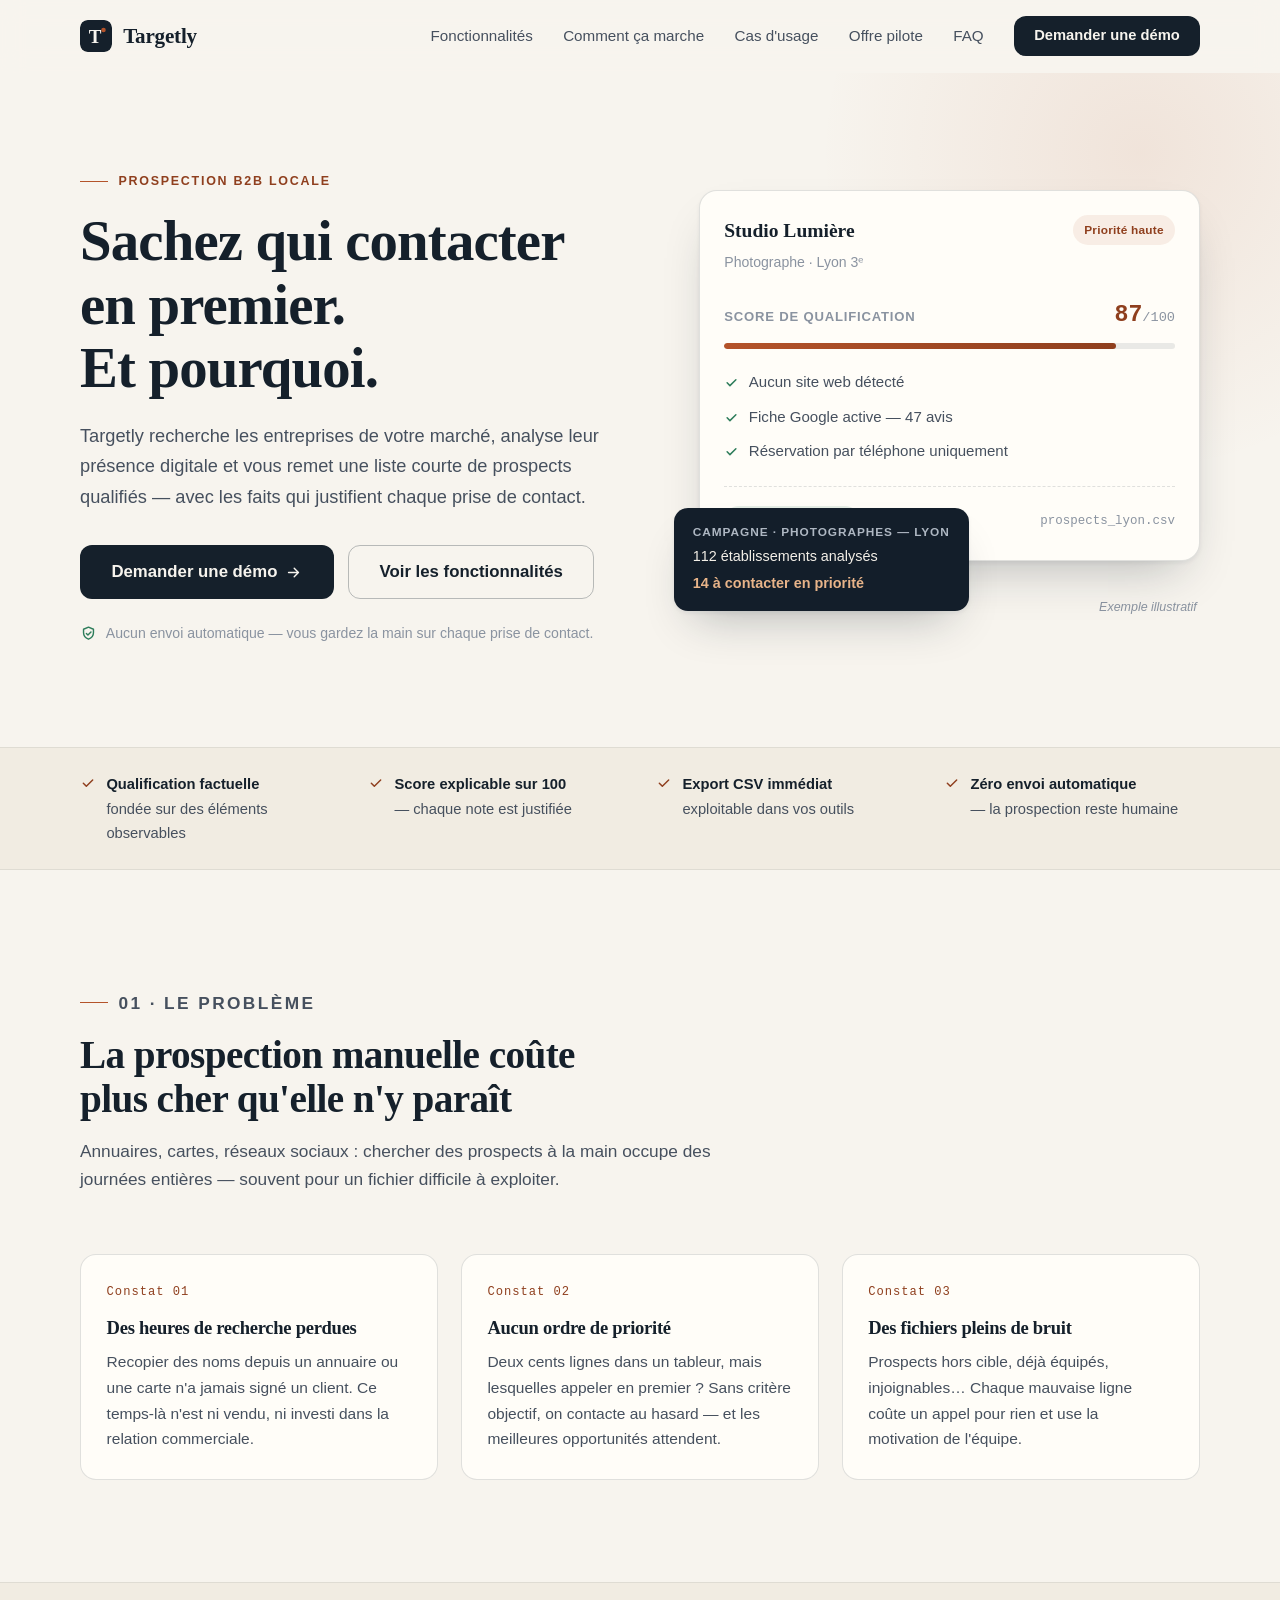
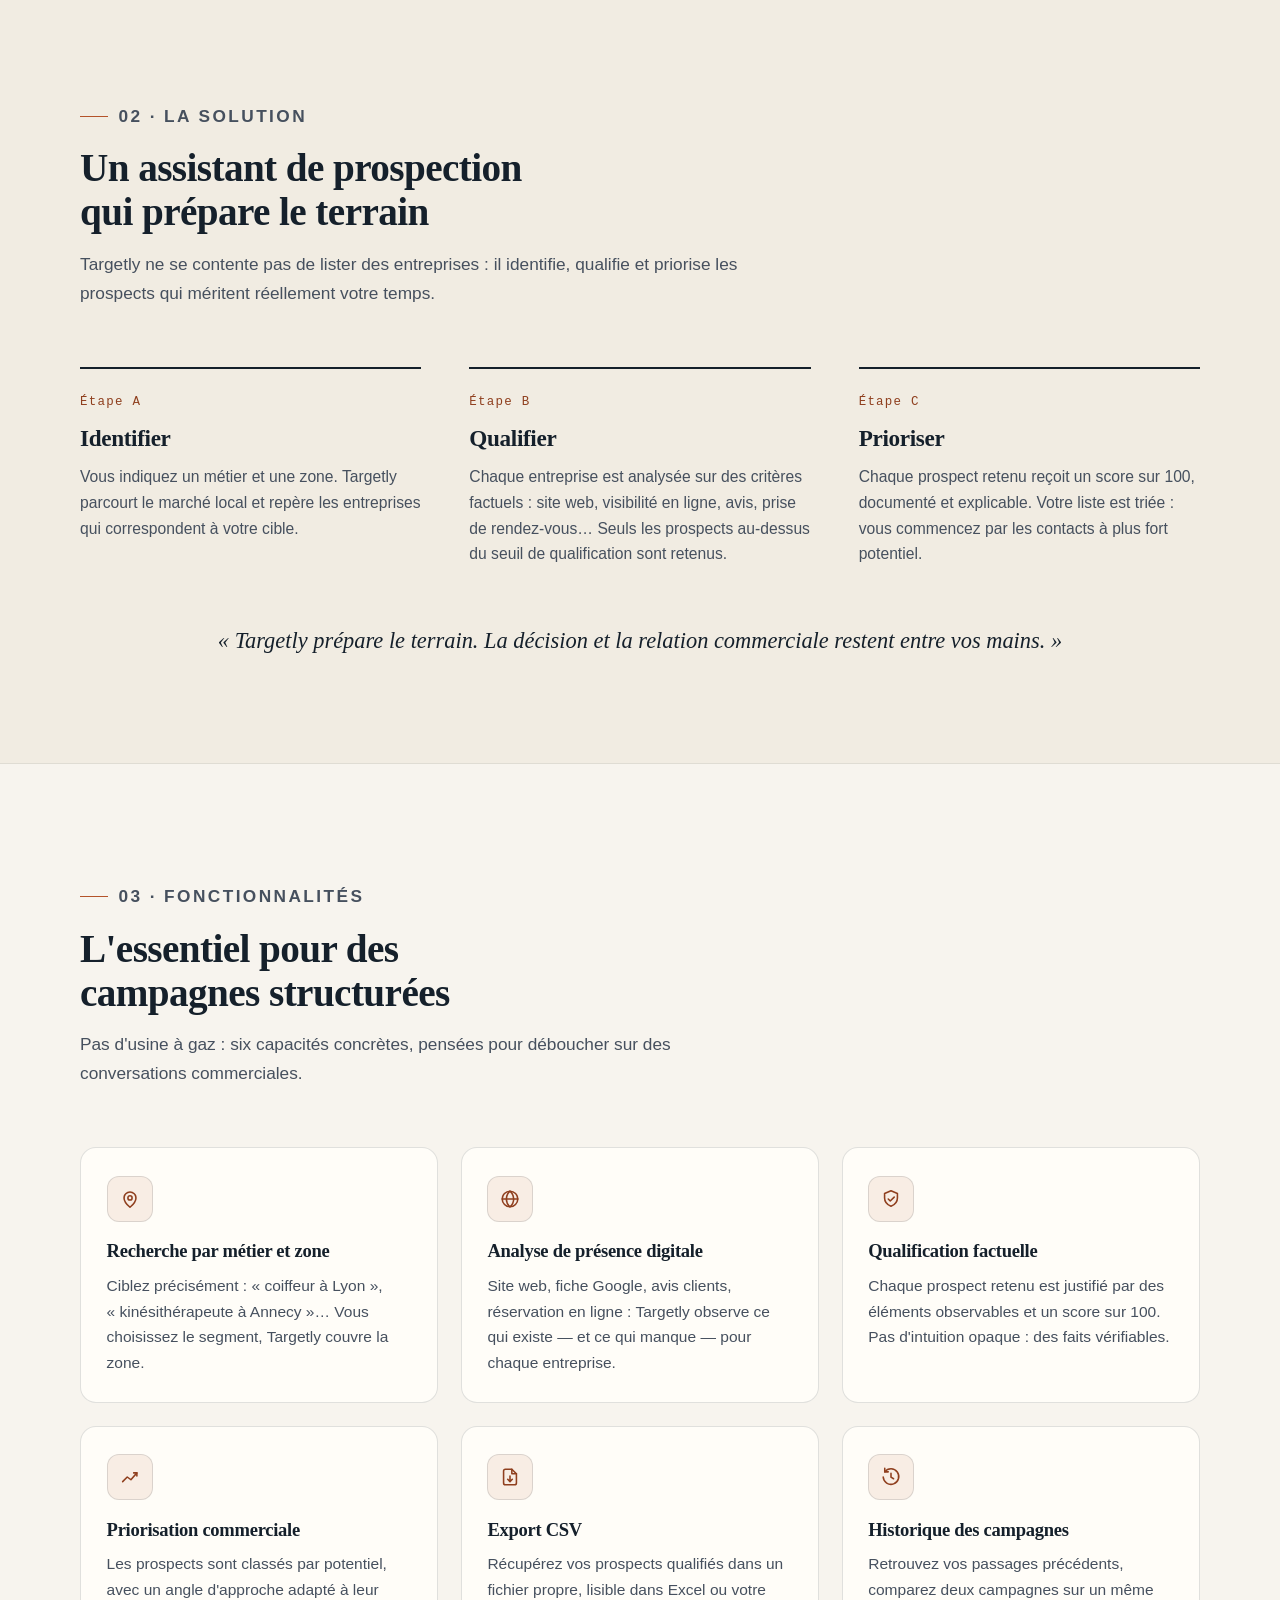
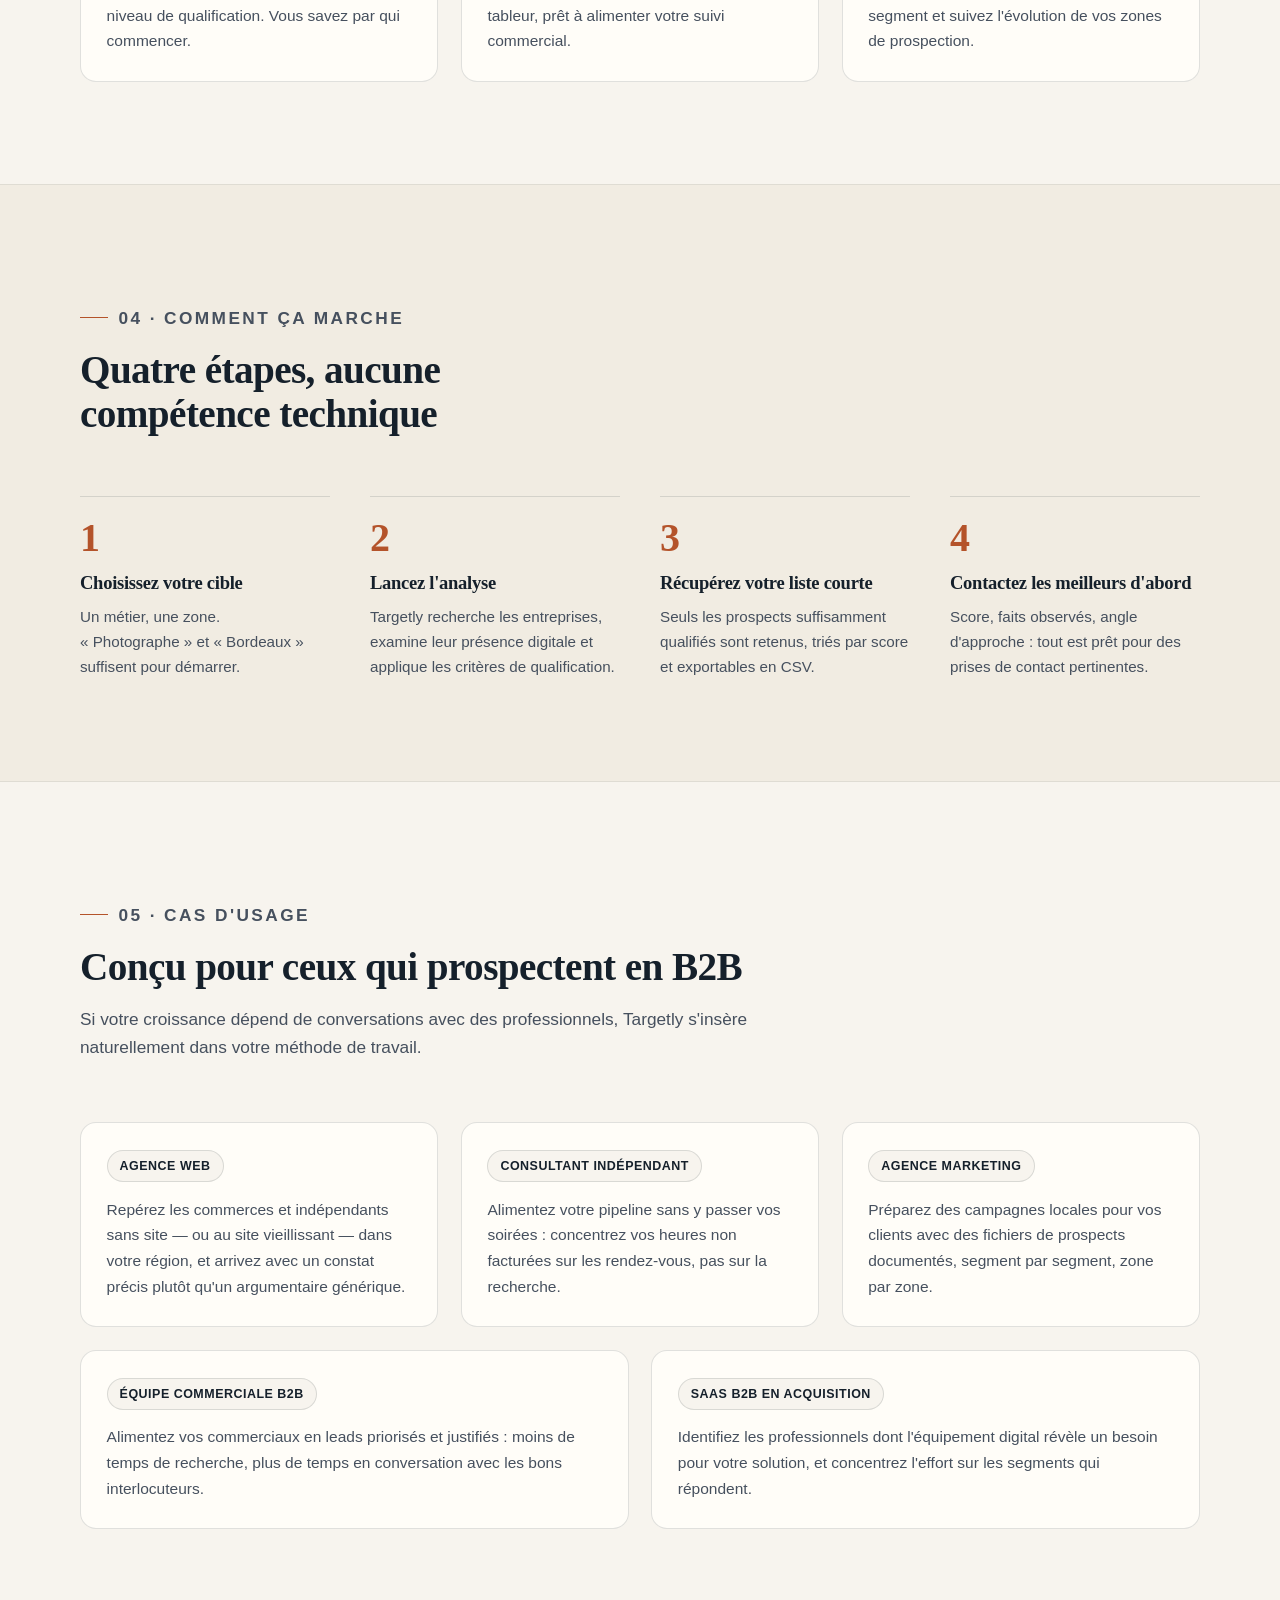
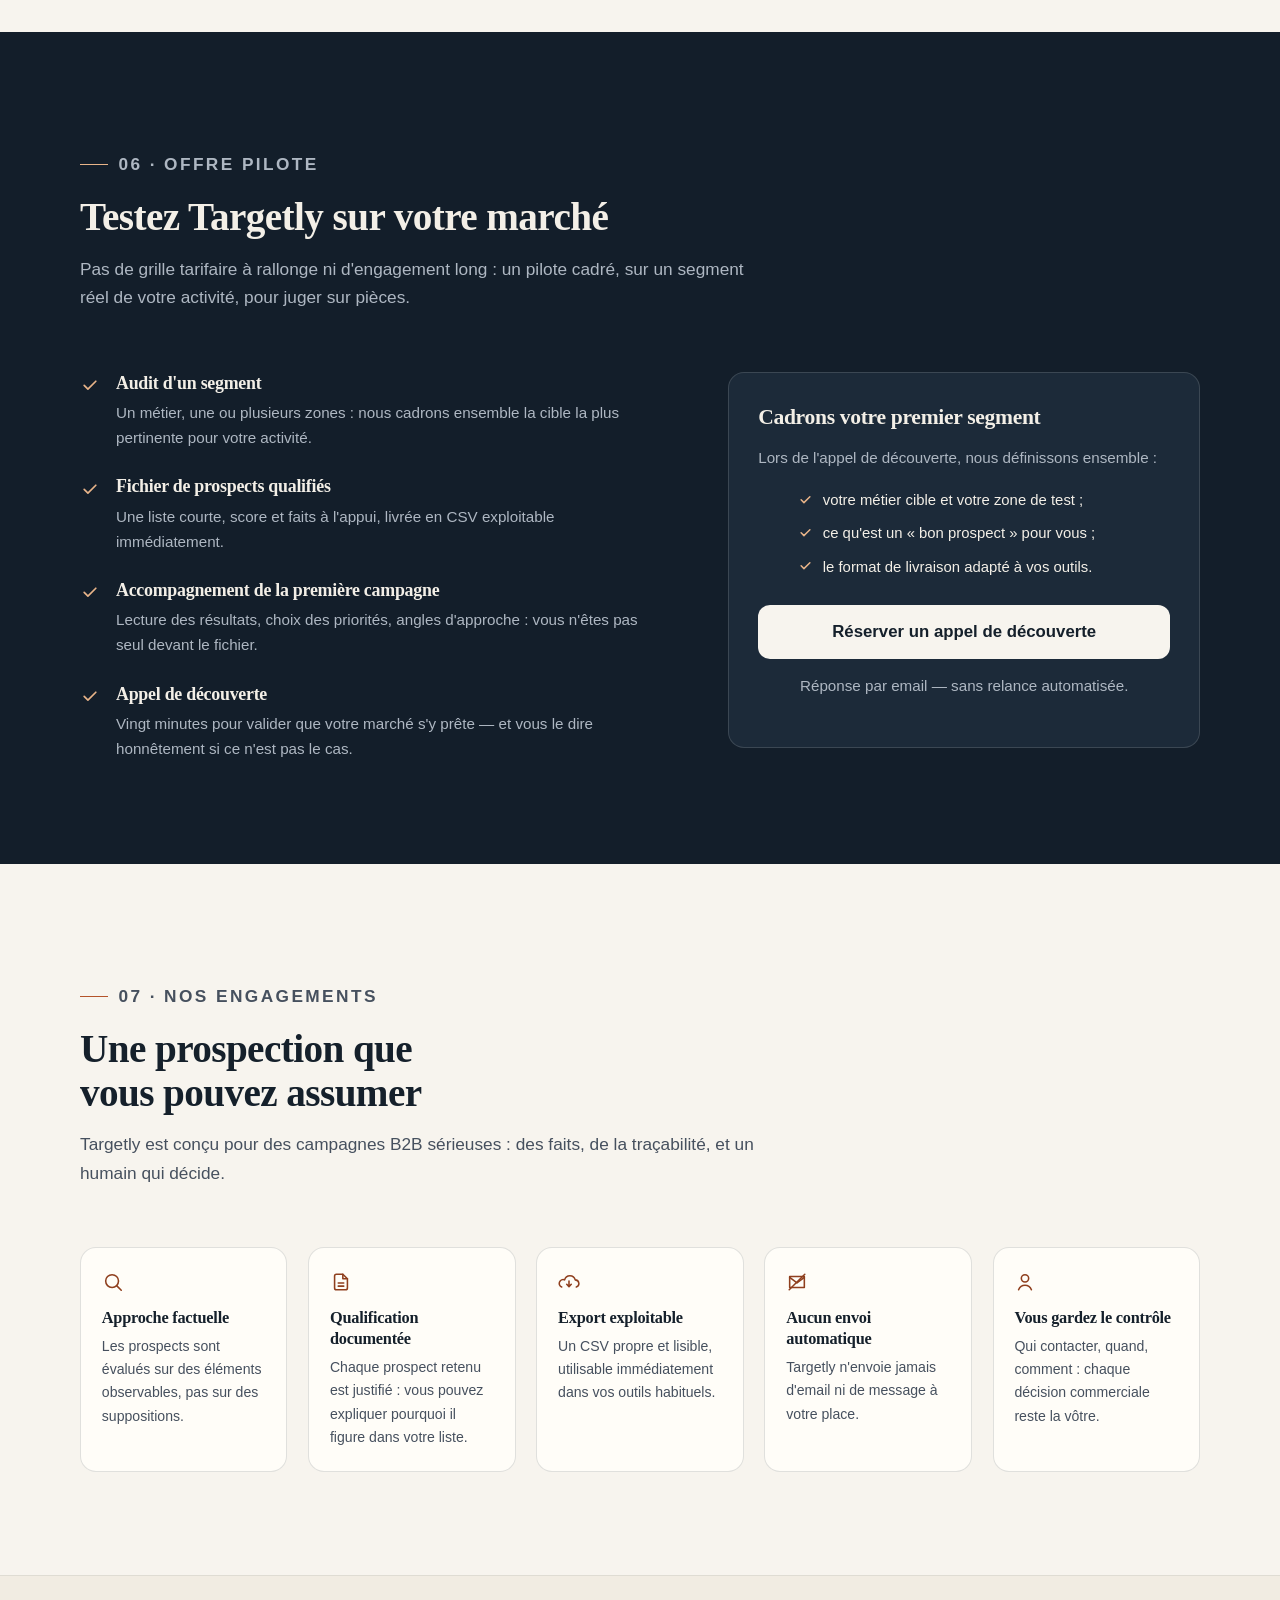
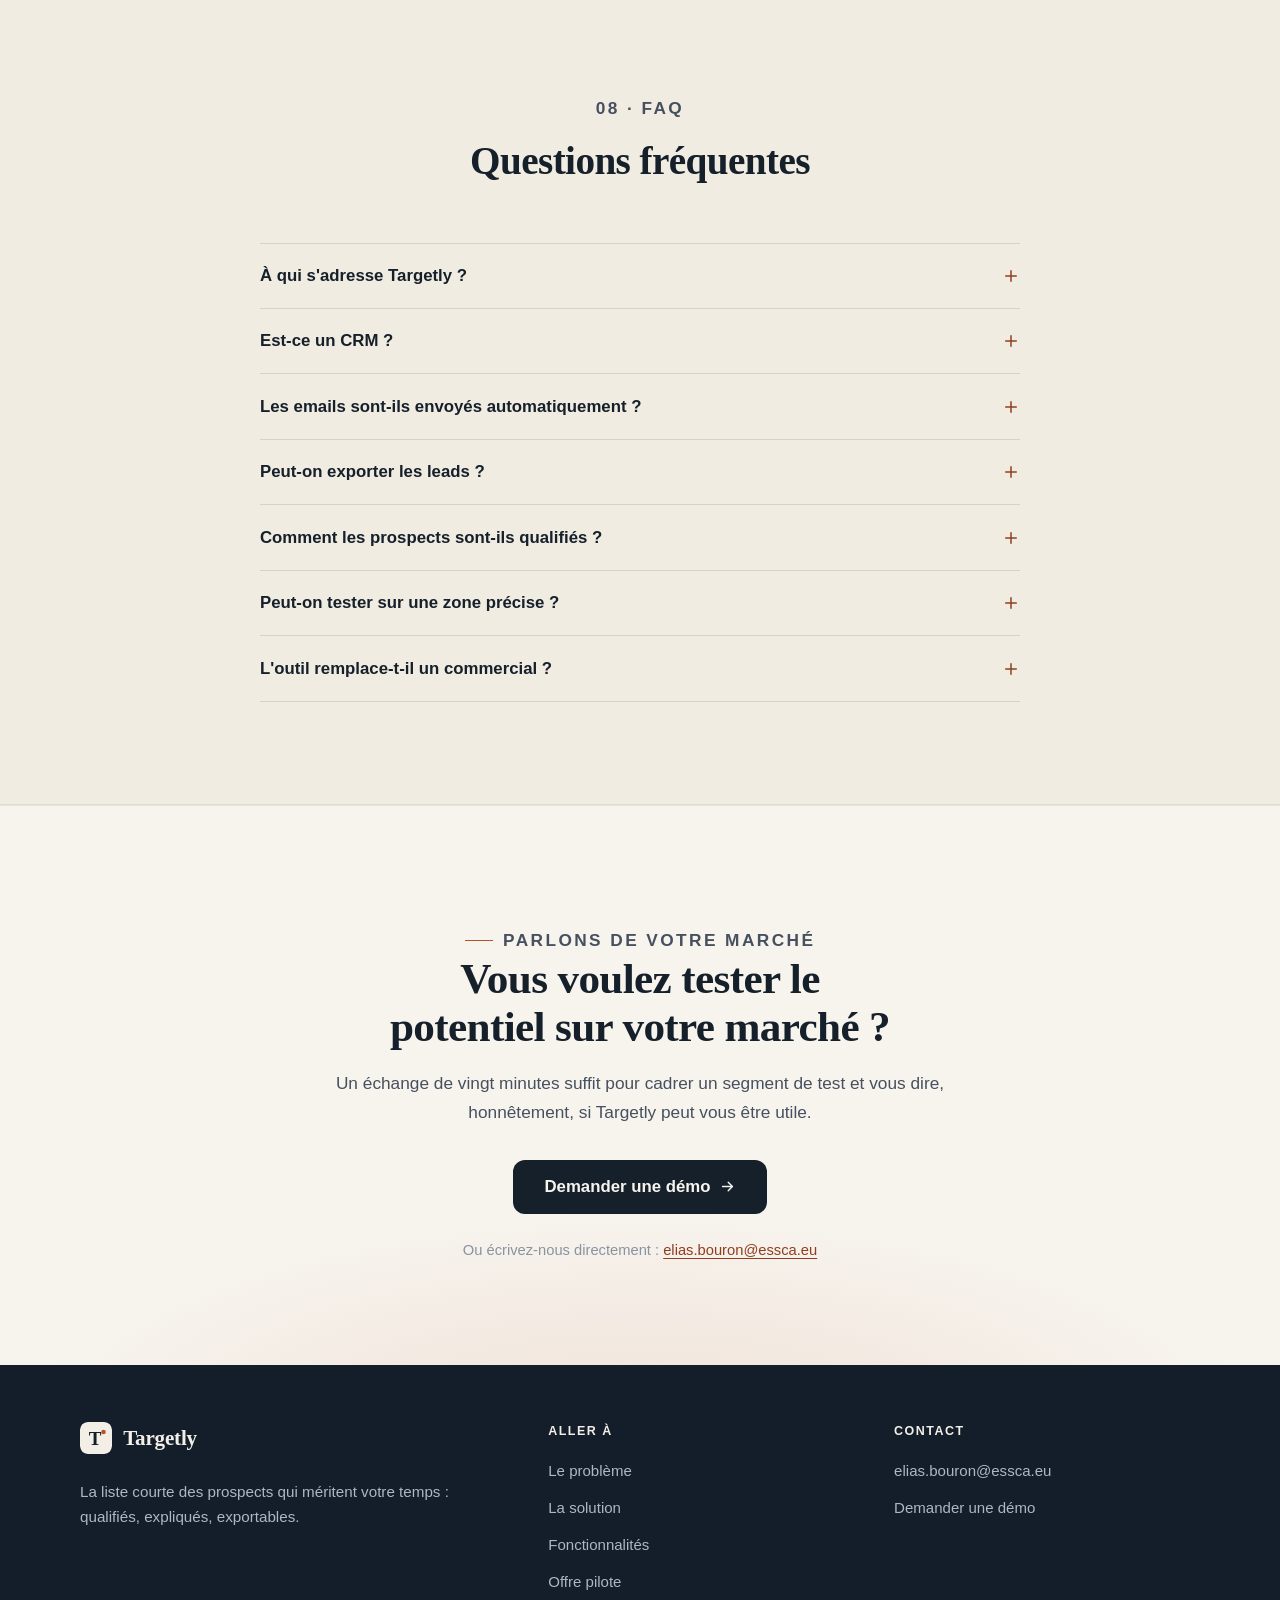
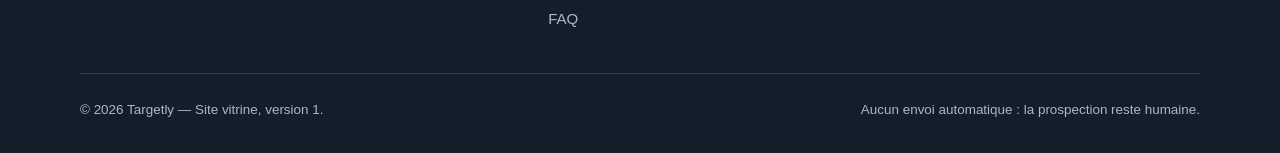
<file: website/index.html>
<!DOCTYPE html>
<html lang="fr">
<head>
  <meta charset="UTF-8">
  <meta name="viewport" content="width=device-width, initial-scale=1.0">
  <title>Targetly — Des prospects B2B qualifiés, priorisés, exportables</title>
  <meta name="description" content="Targetly recherche les entreprises de votre zone, analyse leur présence digitale et vous remet une liste courte de prospects qualifiés — avec les faits qui justifient chaque contact. Sans envoi automatique.">
  <meta property="og:title" content="Targetly — Des prospects B2B qualifiés, priorisés, exportables">
  <meta property="og:description" content="Sachez qui contacter en premier, et pourquoi. Liste courte, score explicable, export CSV. Aucun envoi automatique.">
  <meta property="og:type" content="website">
  <link rel="icon" type="image/svg+xml" href="assets/img/favicon.svg">
  <link rel="stylesheet" href="assets/css/styles.css">
</head>
<body>

  <a class="skip-link" href="#contenu">Aller au contenu</a>

  <!-- ======================================================= En-tête -->
  <header class="site-header">
    <div class="container header-inner">
      <a class="brand" href="#" aria-label="Targetly — retour en haut de page">
        <svg class="brand-mark" viewBox="0 0 64 64" xmlns="http://www.w3.org/2000/svg" aria-hidden="true">
          <rect width="64" height="64" rx="14" fill="#15202b"/>
          <text x="30" y="45" text-anchor="middle" font-family="Georgia, 'Times New Roman', serif" font-size="38" font-weight="700" fill="#f7f4ee">T</text>
          <circle cx="47" cy="20" r="4.5" fill="#b4532a"/>
        </svg>
        <span class="brand-name">Targetly</span>
      </a>

      <button class="nav-toggle" type="button" aria-expanded="false" aria-controls="site-nav" aria-label="Ouvrir le menu">
        <span></span>
        <span></span>
      </button>

      <nav class="site-nav" id="site-nav" aria-label="Navigation principale">
        <ul>
          <li><a href="#fonctionnalites">Fonctionnalités</a></li>
          <li><a href="#comment-ca-marche">Comment ça marche</a></li>
          <li><a href="#cas-usage">Cas d'usage</a></li>
          <li><a href="#offre-pilote">Offre pilote</a></li>
          <li><a href="#faq">FAQ</a></li>
          <!-- TODO&nbsp;: remplacer l'adresse provisoire par l'adresse de contact définitive -->
          <li><a class="btn btn--primary" href="mailto:elias.bouron@essca.eu?subject=Demande%20de%20d%C3%A9mo%20%E2%80%94%20Targetly">Demander une démo</a></li>
        </ul>
      </nav>
    </div>
  </header>

  <main id="contenu">

    <!-- ===================================================== Hero -->
    <section class="hero">
      <div class="container hero-grid">
        <div>
          <p class="eyebrow">Prospection B2B locale</p>
          <h1>Sachez qui contacter en&nbsp;premier. Et&nbsp;pourquoi.</h1>
          <p class="hero-lead">
            Targetly recherche les entreprises de votre marché, analyse leur présence
            digitale et vous remet une liste courte de prospects qualifiés —
            avec les faits qui justifient chaque prise de contact.
          </p>
          <div class="hero-actions">
            <a class="btn btn--primary btn--lg" href="mailto:elias.bouron@essca.eu?subject=Demande%20de%20d%C3%A9mo%20%E2%80%94%20Targetly">
              Demander une démo
              <svg width="17" height="17" viewBox="0 0 24 24" fill="none" stroke="currentColor" stroke-width="2" stroke-linecap="round" stroke-linejoin="round" aria-hidden="true"><path d="M5 12h14M13 6l6 6-6 6"/></svg>
            </a>
            <a class="btn btn--ghost btn--lg" href="#fonctionnalites">Voir les fonctionnalités</a>
          </div>
          <p class="hero-note">
            <svg width="17" height="17" viewBox="0 0 24 24" fill="none" stroke="currentColor" stroke-width="2" stroke-linecap="round" stroke-linejoin="round" aria-hidden="true"><path d="M12 3l7 3v5c0 4.4-3 7.4-7 9-4-1.6-7-4.6-7-9V6l7-3z"/><path d="M9 12l2.2 2.2L15.5 10"/></svg>
            Aucun envoi automatique — vous gardez la main sur chaque prise de contact.
          </p>
        </div>

        <!-- Aperçu produit simulé en HTML/CSS (aucune image externe) -->
        <div class="hero-visual reveal">
          <div class="lead-card" role="img" aria-label="Exemple de fiche prospect&nbsp;: Studio Lumière, photographe à Lyon, score de qualification 87 sur 100, retenu pour export">
            <div class="lead-card-top">
              <div>
                <span class="lead-name">Studio Lumière</span>
                <span class="lead-meta">Photographe · Lyon 3ᵉ</span>
              </div>
              <span class="badge badge--priority">Priorité haute</span>
            </div>
            <div class="score-row">
              <span class="score-label">Score de qualification</span>
              <span class="score-value">87<small>/100</small></span>
            </div>
            <div class="score-bar"><span style="width: 87%"></span></div>
            <ul class="facts">
              <li>
                <svg width="15" height="15" viewBox="0 0 24 24" fill="none" stroke="currentColor" stroke-width="2.4" stroke-linecap="round" stroke-linejoin="round" aria-hidden="true"><path d="M5 12.5l4.5 4.5L19 7.5"/></svg>
                Aucun site web détecté
              </li>
              <li>
                <svg width="15" height="15" viewBox="0 0 24 24" fill="none" stroke="currentColor" stroke-width="2.4" stroke-linecap="round" stroke-linejoin="round" aria-hidden="true"><path d="M5 12.5l4.5 4.5L19 7.5"/></svg>
                Fiche Google active — 47 avis
              </li>
              <li>
                <svg width="15" height="15" viewBox="0 0 24 24" fill="none" stroke="currentColor" stroke-width="2.4" stroke-linecap="round" stroke-linejoin="round" aria-hidden="true"><path d="M5 12.5l4.5 4.5L19 7.5"/></svg>
                Réservation par téléphone uniquement
              </li>
            </ul>
            <div class="lead-card-bottom">
              <span class="badge badge--export">Retenu pour export</span>
              <span class="file-chip">prospects_lyon.csv</span>
            </div>
          </div>

          <div class="campaign-chip" aria-hidden="true">
            <span class="chip-title">Campagne · Photographes — Lyon</span>
            <span class="chip-line">112 établissements analysés</span>
            <span class="chip-line chip-line--strong">14 à contacter en priorité</span>
          </div>

          <p class="visual-note">Exemple illustratif</p>
        </div>
      </div>
    </section>

    <!-- ============================================ Réassurance courte -->
    <section class="trust-bar" aria-label="Points de confiance">
      <div class="container">
        <ul>
          <li>
            <svg width="16" height="16" viewBox="0 0 24 24" fill="none" stroke="currentColor" stroke-width="2.2" stroke-linecap="round" stroke-linejoin="round" aria-hidden="true"><path d="M5 12.5l4.5 4.5L19 7.5"/></svg>
            <span><strong>Qualification factuelle</strong> fondée sur des éléments observables</span>
          </li>
          <li>
            <svg width="16" height="16" viewBox="0 0 24 24" fill="none" stroke="currentColor" stroke-width="2.2" stroke-linecap="round" stroke-linejoin="round" aria-hidden="true"><path d="M5 12.5l4.5 4.5L19 7.5"/></svg>
            <span><strong>Score explicable sur 100</strong> — chaque note est justifiée</span>
          </li>
          <li>
            <svg width="16" height="16" viewBox="0 0 24 24" fill="none" stroke="currentColor" stroke-width="2.2" stroke-linecap="round" stroke-linejoin="round" aria-hidden="true"><path d="M5 12.5l4.5 4.5L19 7.5"/></svg>
            <span><strong>Export CSV immédiat</strong> exploitable dans vos outils</span>
          </li>
          <li>
            <svg width="16" height="16" viewBox="0 0 24 24" fill="none" stroke="currentColor" stroke-width="2.2" stroke-linecap="round" stroke-linejoin="round" aria-hidden="true"><path d="M5 12.5l4.5 4.5L19 7.5"/></svg>
            <span><strong>Zéro envoi automatique</strong> — la prospection reste humaine</span>
          </li>
        </ul>
      </div>
    </section>

    <!-- ===================================================== Problème -->
    <section class="section" id="probleme">
      <div class="container">
        <div class="section-head reveal">
          <p class="eyebrow">01 · Le problème</p>
          <h2>La prospection manuelle coûte plus cher qu'elle n'y paraît</h2>
          <p>
            Annuaires, cartes, réseaux sociaux&nbsp;: chercher des prospects à la main
            occupe des journées entières — souvent pour un fichier difficile à exploiter.
          </p>
        </div>
        <div class="grid-3 reveal" data-stagger>
          <article class="card">
            <span class="card-kicker">Constat 01</span>
            <h3>Des heures de recherche perdues</h3>
            <p>
              Recopier des noms depuis un annuaire ou une carte n'a jamais signé un
              client. Ce temps-là n'est ni vendu, ni investi dans la relation commerciale.
            </p>
          </article>
          <article class="card">
            <span class="card-kicker">Constat 02</span>
            <h3>Aucun ordre de priorité</h3>
            <p>
              Deux cents lignes dans un tableur, mais lesquelles appeler en premier&nbsp;?
              Sans critère objectif, on contacte au hasard — et les meilleures
              opportunités attendent.
            </p>
          </article>
          <article class="card">
            <span class="card-kicker">Constat 03</span>
            <h3>Des fichiers pleins de bruit</h3>
            <p>
              Prospects hors cible, déjà équipés, injoignables… Chaque mauvaise ligne
              coûte un appel pour rien et use la motivation de l'équipe.
            </p>
          </article>
        </div>
      </div>
    </section>

    <!-- ===================================================== Solution -->
    <section class="section section--tinted" id="solution">
      <div class="container">
        <div class="section-head reveal">
          <p class="eyebrow">02 · La solution</p>
          <h2>Un assistant de prospection qui prépare le terrain</h2>
          <p>
            Targetly ne se contente pas de lister des entreprises&nbsp;: il identifie,
            qualifie et priorise les prospects qui méritent réellement votre temps.
          </p>
        </div>
        <div class="pillars reveal" data-stagger>
          <div class="pillar">
            <span class="pillar-step">Étape A</span>
            <h3>Identifier</h3>
            <p>
              Vous indiquez un métier et une zone. Targetly parcourt le marché local
              et repère les entreprises qui correspondent à votre cible.
            </p>
          </div>
          <div class="pillar">
            <span class="pillar-step">Étape B</span>
            <h3>Qualifier</h3>
            <p>
              Chaque entreprise est analysée sur des critères factuels&nbsp;: site web,
              visibilité en ligne, avis, prise de rendez-vous… Seuls les prospects
              au-dessus du seuil de qualification sont retenus.
            </p>
          </div>
          <div class="pillar">
            <span class="pillar-step">Étape C</span>
            <h3>Prioriser</h3>
            <p>
              Chaque prospect retenu reçoit un score sur 100, documenté et explicable.
              Votre liste est triée&nbsp;: vous commencez par les contacts à plus fort potentiel.
            </p>
          </div>
        </div>
        <p class="solution-quote reveal">
          «&nbsp;Targetly prépare le terrain. La décision et la relation commerciale
          restent entre vos mains.&nbsp;»
        </p>
      </div>
    </section>

    <!-- ============================================== Fonctionnalités -->
    <section class="section" id="fonctionnalites">
      <div class="container">
        <div class="section-head reveal">
          <p class="eyebrow">03 · Fonctionnalités</p>
          <h2>L'essentiel pour des campagnes structurées</h2>
          <p>
            Pas d'usine à gaz&nbsp;: six capacités concrètes, pensées pour déboucher
            sur des conversations commerciales.
          </p>
        </div>
        <div class="grid-3 reveal" data-stagger>
          <article class="card">
            <span class="feature-icon">
              <svg width="22" height="22" viewBox="0 0 24 24" fill="none" stroke="currentColor" stroke-width="1.7" stroke-linecap="round" stroke-linejoin="round" aria-hidden="true"><path d="M12 21s-6.5-5.4-6.5-10.2A6.5 6.5 0 0 1 12 4.3a6.5 6.5 0 0 1 6.5 6.5C18.5 15.6 12 21 12 21z"/><circle cx="12" cy="10.8" r="2.3"/></svg>
            </span>
            <h3>Recherche par métier et zone</h3>
            <p>
              Ciblez précisément&nbsp;: «&nbsp;coiffeur à Lyon&nbsp;», «&nbsp;kinésithérapeute
              à Annecy&nbsp;»… Vous choisissez le segment, Targetly couvre la zone.
            </p>
          </article>
          <article class="card">
            <span class="feature-icon">
              <svg width="22" height="22" viewBox="0 0 24 24" fill="none" stroke="currentColor" stroke-width="1.7" stroke-linecap="round" stroke-linejoin="round" aria-hidden="true"><circle cx="12" cy="12" r="8.5"/><path d="M3.5 12h17M12 3.5c2.6 2.3 4 5.2 4 8.5s-1.4 6.2-4 8.5c-2.6-2.3-4-5.2-4-8.5s1.4-6.2 4-8.5z"/></svg>
            </span>
            <h3>Analyse de présence digitale</h3>
            <p>
              Site web, fiche Google, avis clients, réservation en ligne&nbsp;: Targetly
              observe ce qui existe — et ce qui manque — pour chaque entreprise.
            </p>
          </article>
          <article class="card">
            <span class="feature-icon">
              <svg width="22" height="22" viewBox="0 0 24 24" fill="none" stroke="currentColor" stroke-width="1.7" stroke-linecap="round" stroke-linejoin="round" aria-hidden="true"><path d="M12 3l7 3v5c0 4.4-3 7.4-7 9-4-1.6-7-4.6-7-9V6l7-3z"/><path d="M9 12l2.2 2.2L15.5 10"/></svg>
            </span>
            <h3>Qualification factuelle</h3>
            <p>
              Chaque prospect retenu est justifié par des éléments observables et un
              score sur 100. Pas d'intuition opaque&nbsp;: des faits vérifiables.
            </p>
          </article>
          <article class="card">
            <span class="feature-icon">
              <svg width="22" height="22" viewBox="0 0 24 24" fill="none" stroke="currentColor" stroke-width="1.7" stroke-linecap="round" stroke-linejoin="round" aria-hidden="true"><path d="M4 17l5-5 4 3 6.5-7.5"/><path d="M16 7.5h3.5V11"/></svg>
            </span>
            <h3>Priorisation commerciale</h3>
            <p>
              Les prospects sont classés par potentiel, avec un angle d'approche
              adapté à leur niveau de qualification. Vous savez par qui commencer.
            </p>
          </article>
          <article class="card">
            <span class="feature-icon">
              <svg width="22" height="22" viewBox="0 0 24 24" fill="none" stroke="currentColor" stroke-width="1.7" stroke-linecap="round" stroke-linejoin="round" aria-hidden="true"><path d="M14 3.5H7a2 2 0 0 0-2 2v13a2 2 0 0 0 2 2h10a2 2 0 0 0 2-2V8.5l-5-5z"/><path d="M14 3.5v5h5"/><path d="M12 11v6M9.5 14.5L12 17l2.5-2.5"/></svg>
            </span>
            <h3>Export CSV</h3>
            <p>
              Récupérez vos prospects qualifiés dans un fichier propre, lisible dans
              Excel ou votre tableur, prêt à alimenter votre suivi commercial.
            </p>
          </article>
          <article class="card">
            <span class="feature-icon">
              <svg width="22" height="22" viewBox="0 0 24 24" fill="none" stroke="currentColor" stroke-width="1.7" stroke-linecap="round" stroke-linejoin="round" aria-hidden="true"><path d="M5.2 6.4A8.5 8.5 0 1 1 3.5 12"/><path d="M5.2 2.6v3.8H9"/><path d="M12 8v4.2l2.8 1.7"/></svg>
            </span>
            <h3>Historique des campagnes</h3>
            <p>
              Retrouvez vos passages précédents, comparez deux campagnes sur un même
              segment et suivez l'évolution de vos zones de prospection.
            </p>
          </article>
        </div>
      </div>
    </section>

    <!-- ============================================ Comment ça marche -->
    <section class="section section--tinted" id="comment-ca-marche">
      <div class="container">
        <div class="section-head reveal">
          <p class="eyebrow">04 · Comment ça marche</p>
          <h2>Quatre étapes, aucune compétence technique</h2>
        </div>
        <ol class="steps reveal" data-stagger>
          <li class="step">
            <span class="step-num" aria-hidden="true">1</span>
            <h3>Choisissez votre cible</h3>
            <p>Un métier, une zone. «&nbsp;Photographe&nbsp;» et «&nbsp;Bordeaux&nbsp;» suffisent pour démarrer.</p>
          </li>
          <li class="step">
            <span class="step-num" aria-hidden="true">2</span>
            <h3>Lancez l'analyse</h3>
            <p>Targetly recherche les entreprises, examine leur présence digitale et applique les critères de qualification.</p>
          </li>
          <li class="step">
            <span class="step-num" aria-hidden="true">3</span>
            <h3>Récupérez votre liste courte</h3>
            <p>Seuls les prospects suffisamment qualifiés sont retenus, triés par score et exportables en CSV.</p>
          </li>
          <li class="step">
            <span class="step-num" aria-hidden="true">4</span>
            <h3>Contactez les meilleurs d'abord</h3>
            <p>Score, faits observés, angle d'approche&nbsp;: tout est prêt pour des prises de contact pertinentes.</p>
          </li>
        </ol>
      </div>
    </section>

    <!-- ================================================== Cas d'usage -->
    <section class="section" id="cas-usage">
      <div class="container">
        <div class="section-head reveal">
          <p class="eyebrow">05 · Cas d'usage</p>
          <h2>Conçu pour ceux qui prospectent en B2B</h2>
          <p>
            Si votre croissance dépend de conversations avec des professionnels,
            Targetly s'insère naturellement dans votre méthode de travail.
          </p>
        </div>
        <ul class="usecase-grid reveal" data-stagger>
          <li class="card">
            <span class="usecase-label">Agence web</span>
            <p>
              Repérez les commerces et indépendants sans site — ou au site vieillissant —
              dans votre région, et arrivez avec un constat précis plutôt qu'un
              argumentaire générique.
            </p>
          </li>
          <li class="card">
            <span class="usecase-label">Consultant indépendant</span>
            <p>
              Alimentez votre pipeline sans y passer vos soirées&nbsp;: concentrez vos
              heures non facturées sur les rendez-vous, pas sur la recherche.
            </p>
          </li>
          <li class="card">
            <span class="usecase-label">Agence marketing</span>
            <p>
              Préparez des campagnes locales pour vos clients avec des fichiers de
              prospects documentés, segment par segment, zone par zone.
            </p>
          </li>
          <li class="card">
            <span class="usecase-label">Équipe commerciale B2B</span>
            <p>
              Alimentez vos commerciaux en leads priorisés et justifiés&nbsp;: moins de
              temps de recherche, plus de temps en conversation avec les bons interlocuteurs.
            </p>
          </li>
          <li class="card">
            <span class="usecase-label">SaaS B2B en acquisition</span>
            <p>
              Identifiez les professionnels dont l'équipement digital révèle un besoin
              pour votre solution, et concentrez l'effort sur les segments qui répondent.
            </p>
          </li>
        </ul>
      </div>
    </section>

    <!-- ================================================== Offre pilote -->
    <section class="section pilot" id="offre-pilote">
      <div class="container">
        <div class="section-head reveal">
          <p class="eyebrow">06 · Offre pilote</p>
          <h2>Testez Targetly sur votre marché</h2>
          <p>
            Pas de grille tarifaire à rallonge ni d'engagement long&nbsp;: un pilote
            cadré, sur un segment réel de votre activité, pour juger sur pièces.
          </p>
        </div>
        <div class="pilot-grid">
          <ul class="pilot-list reveal" data-stagger>
            <li>
              <svg width="20" height="20" viewBox="0 0 24 24" fill="none" stroke="currentColor" stroke-width="2" stroke-linecap="round" stroke-linejoin="round" aria-hidden="true"><path d="M5 12.5l4.5 4.5L19 7.5"/></svg>
              <div>
                <h3>Audit d'un segment</h3>
                <p>Un métier, une ou plusieurs zones&nbsp;: nous cadrons ensemble la cible la plus pertinente pour votre activité.</p>
              </div>
            </li>
            <li>
              <svg width="20" height="20" viewBox="0 0 24 24" fill="none" stroke="currentColor" stroke-width="2" stroke-linecap="round" stroke-linejoin="round" aria-hidden="true"><path d="M5 12.5l4.5 4.5L19 7.5"/></svg>
              <div>
                <h3>Fichier de prospects qualifiés</h3>
                <p>Une liste courte, score et faits à l'appui, livrée en CSV exploitable immédiatement.</p>
              </div>
            </li>
            <li>
              <svg width="20" height="20" viewBox="0 0 24 24" fill="none" stroke="currentColor" stroke-width="2" stroke-linecap="round" stroke-linejoin="round" aria-hidden="true"><path d="M5 12.5l4.5 4.5L19 7.5"/></svg>
              <div>
                <h3>Accompagnement de la première campagne</h3>
                <p>Lecture des résultats, choix des priorités, angles d'approche&nbsp;: vous n'êtes pas seul devant le fichier.</p>
              </div>
            </li>
            <li>
              <svg width="20" height="20" viewBox="0 0 24 24" fill="none" stroke="currentColor" stroke-width="2" stroke-linecap="round" stroke-linejoin="round" aria-hidden="true"><path d="M5 12.5l4.5 4.5L19 7.5"/></svg>
              <div>
                <h3>Appel de découverte</h3>
                <p>Vingt minutes pour valider que votre marché s'y prête — et vous le dire honnêtement si ce n'est pas le cas.</p>
              </div>
            </li>
          </ul>

          <aside class="pilot-card reveal">
            <h3>Cadrons votre premier segment</h3>
            <p>Lors de l'appel de découverte, nous définissons ensemble&nbsp;:</p>
            <ul>
              <li>
                <svg width="15" height="15" viewBox="0 0 24 24" fill="none" stroke="currentColor" stroke-width="2.4" stroke-linecap="round" stroke-linejoin="round" aria-hidden="true"><path d="M5 12.5l4.5 4.5L19 7.5"/></svg>
                votre métier cible et votre zone de test&nbsp;;
              </li>
              <li>
                <svg width="15" height="15" viewBox="0 0 24 24" fill="none" stroke="currentColor" stroke-width="2.4" stroke-linecap="round" stroke-linejoin="round" aria-hidden="true"><path d="M5 12.5l4.5 4.5L19 7.5"/></svg>
                ce qu'est un «&nbsp;bon prospect&nbsp;» pour vous&nbsp;;
              </li>
              <li>
                <svg width="15" height="15" viewBox="0 0 24 24" fill="none" stroke="currentColor" stroke-width="2.4" stroke-linecap="round" stroke-linejoin="round" aria-hidden="true"><path d="M5 12.5l4.5 4.5L19 7.5"/></svg>
                le format de livraison adapté à vos outils.
              </li>
            </ul>
            <a class="btn btn--paper btn--lg" href="mailto:elias.bouron@essca.eu?subject=Offre%20pilote%20%E2%80%94%20Targetly">Réserver un appel de découverte</a>
            <p class="pilot-card-note">Réponse par email — sans relance automatisée.</p>
          </aside>
        </div>
      </div>
    </section>

    <!-- ================================================== Engagements -->
    <section class="section" id="engagements">
      <div class="container">
        <div class="section-head reveal">
          <p class="eyebrow">07 · Nos engagements</p>
          <h2>Une prospection que vous pouvez assumer</h2>
          <p>
            Targetly est conçu pour des campagnes B2B sérieuses&nbsp;: des faits,
            de la traçabilité, et un humain qui décide.
          </p>
        </div>
        <ul class="pledges reveal" data-stagger>
          <li class="pledge">
            <svg width="22" height="22" viewBox="0 0 24 24" fill="none" stroke="currentColor" stroke-width="1.7" stroke-linecap="round" stroke-linejoin="round" aria-hidden="true"><circle cx="11" cy="11" r="7"/><path d="M21 21l-4.8-4.8"/></svg>
            <h3>Approche factuelle</h3>
            <p>Les prospects sont évalués sur des éléments observables, pas sur des suppositions.</p>
          </li>
          <li class="pledge">
            <svg width="22" height="22" viewBox="0 0 24 24" fill="none" stroke="currentColor" stroke-width="1.7" stroke-linecap="round" stroke-linejoin="round" aria-hidden="true"><path d="M14 3.5H7a2 2 0 0 0-2 2v13a2 2 0 0 0 2 2h10a2 2 0 0 0 2-2V8.5l-5-5z"/><path d="M14 3.5v5h5"/><path d="M9 13h6M9 16.5h6"/></svg>
            <h3>Qualification documentée</h3>
            <p>Chaque prospect retenu est justifié&nbsp;: vous pouvez expliquer pourquoi il figure dans votre liste.</p>
          </li>
          <li class="pledge">
            <svg width="22" height="22" viewBox="0 0 24 24" fill="none" stroke="currentColor" stroke-width="1.7" stroke-linecap="round" stroke-linejoin="round" aria-hidden="true"><path d="M12 11v6M9.5 14.5L12 17l2.5-2.5"/><path d="M20 17.5a4 4 0 0 0-1.2-7.8 6 6 0 0 0-11.6 0A4 4 0 0 0 4 17.5"/></svg>
            <h3>Export exploitable</h3>
            <p>Un CSV propre et lisible, utilisable immédiatement dans vos outils habituels.</p>
          </li>
          <li class="pledge">
            <svg width="22" height="22" viewBox="0 0 24 24" fill="none" stroke="currentColor" stroke-width="1.7" stroke-linecap="round" stroke-linejoin="round" aria-hidden="true"><path d="M4 6h16v12H4z"/><path d="M4 7l8 6 8-6"/><path d="M3.5 20.5l17-17"/></svg>
            <h3>Aucun envoi automatique</h3>
            <p>Targetly n'envoie jamais d'email ni de message à votre place.</p>
          </li>
          <li class="pledge">
            <svg width="22" height="22" viewBox="0 0 24 24" fill="none" stroke="currentColor" stroke-width="1.7" stroke-linecap="round" stroke-linejoin="round" aria-hidden="true"><circle cx="12" cy="8" r="4"/><path d="M5 20.5c1.3-3.3 4-5 7-5s5.7 1.7 7 5"/></svg>
            <h3>Vous gardez le contrôle</h3>
            <p>Qui contacter, quand, comment&nbsp;: chaque décision commerciale reste la vôtre.</p>
          </li>
        </ul>
      </div>
    </section>

    <!-- ========================================================== FAQ -->
    <section class="section section--tinted" id="faq">
      <div class="container">
        <div class="section-head section-head--center reveal">
          <p class="eyebrow">08 · FAQ</p>
          <h2>Questions fréquentes</h2>
        </div>
        <div class="faq-list reveal">
          <details>
            <summary>
              À qui s'adresse Targetly&nbsp;?
              <svg width="18" height="18" viewBox="0 0 24 24" fill="none" stroke="currentColor" stroke-width="2" stroke-linecap="round" aria-hidden="true"><path d="M12 5v14M5 12h14"/></svg>
            </summary>
            <p>
              Aux entreprises et indépendants qui vendent à des professionnels :
              agences web et marketing, consultants, équipes commerciales, éditeurs
              SaaS. Si vos clients sont des entreprises locales, vous êtes au bon endroit.
            </p>
          </details>
          <details>
            <summary>
              Est-ce un CRM&nbsp;?
              <svg width="18" height="18" viewBox="0 0 24 24" fill="none" stroke="currentColor" stroke-width="2" stroke-linecap="round" aria-hidden="true"><path d="M12 5v14M5 12h14"/></svg>
            </summary>
            <p>
              Non. Targetly intervient en amont&nbsp;: il constitue une liste de prospects
              qualifiés que vous exploitez ensuite dans vos outils — tableur ou CRM
              existant. Il ne remplace pas votre outil de suivi.
            </p>
          </details>
          <details>
            <summary>
              Les emails sont-ils envoyés automatiquement&nbsp;?
              <svg width="18" height="18" viewBox="0 0 24 24" fill="none" stroke="currentColor" stroke-width="2" stroke-linecap="round" aria-hidden="true"><path d="M12 5v14M5 12h14"/></svg>
            </summary>
            <p>
              Jamais. Targetly ne contacte personne à votre place. Il prépare la liste
              et les arguments&nbsp;; la prise de contact reste entièrement entre vos mains.
            </p>
          </details>
          <details>
            <summary>
              Peut-on exporter les leads&nbsp;?
              <svg width="18" height="18" viewBox="0 0 24 24" fill="none" stroke="currentColor" stroke-width="2" stroke-linecap="round" aria-hidden="true"><path d="M12 5v14M5 12h14"/></svg>
            </summary>
            <p>
              Oui, en CSV. Le fichier s'ouvre dans Excel ou tout autre tableur, et
              seuls les prospects au-dessus du seuil de qualification y figurent.
            </p>
          </details>
          <details>
            <summary>
              Comment les prospects sont-ils qualifiés&nbsp;?
              <svg width="18" height="18" viewBox="0 0 24 24" fill="none" stroke="currentColor" stroke-width="2" stroke-linecap="round" aria-hidden="true"><path d="M12 5v14M5 12h14"/></svg>
            </summary>
            <p>
              Sur des critères factuels et observables&nbsp;: présence d'un site web,
              visibilité en ligne, avis, possibilités de réservation… Ces éléments
              alimentent un score sur 100&nbsp;; en dessous du seuil de qualification,
              le prospect n'est pas retenu.
            </p>
          </details>
          <details>
            <summary>
              Peut-on tester sur une zone précise&nbsp;?
              <svg width="18" height="18" viewBox="0 0 24 24" fill="none" stroke="currentColor" stroke-width="2" stroke-linecap="round" aria-hidden="true"><path d="M12 5v14M5 12h14"/></svg>
            </summary>
            <p>
              Oui — c'est même le fonctionnement normal&nbsp;: chaque campagne cible un
              métier et une zone que vous choisissez. L'offre pilote sert exactement à cela.
            </p>
          </details>
          <details>
            <summary>
              L'outil remplace-t-il un commercial&nbsp;?
              <svg width="18" height="18" viewBox="0 0 24 24" fill="none" stroke="currentColor" stroke-width="2" stroke-linecap="round" aria-hidden="true"><path d="M12 5v14M5 12h14"/></svg>
            </summary>
            <p>
              Non, et ce n'est pas l'objectif. Targetly supprime la recherche manuelle
              et le tri de masse pour que le temps commercial soit consacré aux
              conversations — là où il a de la valeur.
            </p>
          </details>
        </div>
      </div>
    </section>

    <!-- ==================================================== CTA final -->
    <section class="section final-cta" id="contact">
      <div class="container reveal">
        <p class="eyebrow">Parlons de votre marché</p>
        <h2>Vous voulez tester le potentiel sur votre marché&nbsp;?</h2>
        <p>
          Un échange de vingt minutes suffit pour cadrer un segment de test et vous
          dire, honnêtement, si Targetly peut vous être utile.
        </p>
        <div class="hero-actions">
          <!-- TODO&nbsp;: remplacer l'adresse provisoire par l'adresse de contact définitive.
               Alternative sans email&nbsp;: décommenter le bouton neutre ci-dessous et
               supprimer le lien mailto. -->
          <a class="btn btn--primary btn--lg" href="mailto:elias.bouron@essca.eu?subject=Demande%20de%20d%C3%A9mo%20%E2%80%94%20Targetly">
            Demander une démo
            <svg width="17" height="17" viewBox="0 0 24 24" fill="none" stroke="currentColor" stroke-width="2" stroke-linecap="round" stroke-linejoin="round" aria-hidden="true"><path d="M5 12h14M13 6l6 6-6 6"/></svg>
          </a>
          <!-- <button class="btn btn--primary btn--lg" type="button" disabled>Demander une démo (bientôt)</button> -->
        </div>
        <p class="contact-alt">
          Ou écrivez-nous directement :
          <a href="mailto:elias.bouron@essca.eu">elias.bouron@essca.eu</a>
        </p>
      </div>
    </section>
  </main>

  <!-- ====================================================== Pied de page -->
  <footer class="site-footer">
    <div class="container">
      <div class="footer-grid">
        <div>
          <a class="brand" href="#" aria-label="Targetly — retour en haut de page">
            <svg class="brand-mark" viewBox="0 0 64 64" xmlns="http://www.w3.org/2000/svg" aria-hidden="true">
              <rect width="64" height="64" rx="14" fill="#f3efe7"/>
              <text x="30" y="45" text-anchor="middle" font-family="Georgia, 'Times New Roman', serif" font-size="38" font-weight="700" fill="#131e2a">T</text>
              <circle cx="47" cy="20" r="4.5" fill="#b4532a"/>
            </svg>
            <span class="brand-name">Targetly</span>
          </a>
          <p class="footer-tagline">
            La liste courte des prospects qui méritent votre temps&nbsp;: qualifiés,
            expliqués, exportables.
          </p>
        </div>
        <nav aria-label="Plan du site">
          <p class="footer-title">Aller à</p>
          <ul class="footer-links">
            <li><a href="#probleme">Le problème</a></li>
            <li><a href="#solution">La solution</a></li>
            <li><a href="#fonctionnalites">Fonctionnalités</a></li>
            <li><a href="#offre-pilote">Offre pilote</a></li>
            <li><a href="#faq">FAQ</a></li>
          </ul>
        </nav>
        <div>
          <p class="footer-title">Contact</p>
          <ul class="footer-links">
            <!-- TODO&nbsp;: remplacer l'adresse provisoire par l'adresse de contact définitive -->
            <li><a href="mailto:elias.bouron@essca.eu">elias.bouron@essca.eu</a></li>
            <li><a href="#contact">Demander une démo</a></li>
          </ul>
        </div>
      </div>
      <div class="footer-bottom">
        <span>© <span data-year>2026</span> Targetly — Site vitrine, version 1.</span>
        <span>Aucun envoi automatique&nbsp;: la prospection reste humaine.</span>
      </div>
    </div>
  </footer>

  <script src="assets/js/main.js" defer></script>
</body>
</html>
</file>
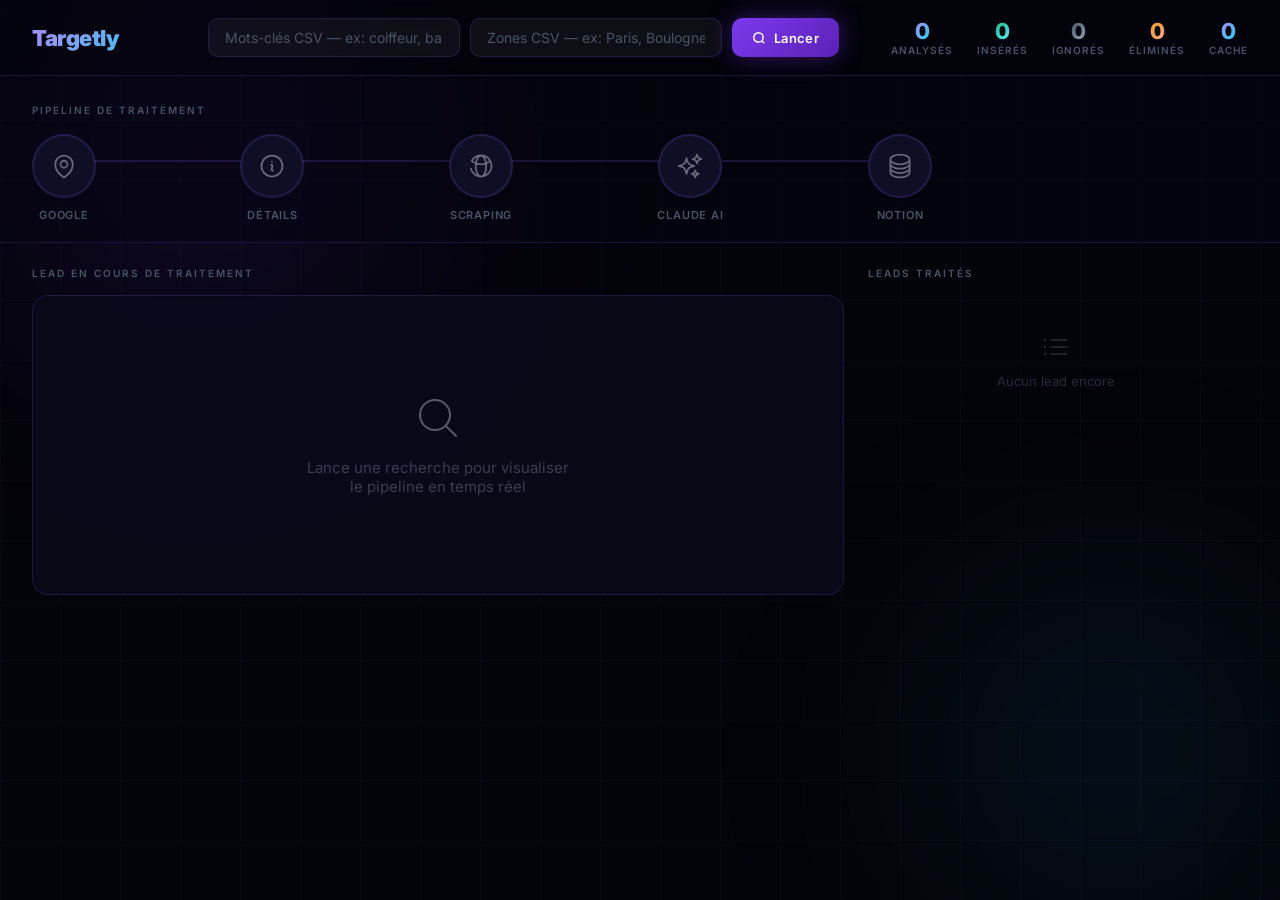
<file: web/templates/index.html>
<!DOCTYPE html>
<html lang="fr">
<head>
<meta charset="UTF-8">
<meta name="viewport" content="width=device-width, initial-scale=1.0">
<title>Targetly Leads</title>
<link rel="preconnect" href="https://fonts.googleapis.com">
<link href="https://fonts.googleapis.com/css2?family=Inter:ital,opsz,wght@0,14..32,100..900;1,14..32,100..900&display=swap" rel="stylesheet">
<style>
:root {
  --bg: #03030a;
  --surface: rgba(10,10,28,0.82);
  --surface2: rgba(16,16,40,0.9);
  --border: rgba(139,92,246,0.18);
  --border2: rgba(139,92,246,0.35);
  --purple: #7c3aed;
  --purple-l: #a78bfa;
  --cyan: #22d3ee;
  --cyan-l: #67e8f9;
  --gold: #f59e0b;
  --gold-l: #fcd34d;
  --green: #10b981;
  --green-l: #6ee7b7;
  --red: #ef4444;
  --red-l: #fca5a5;
  --text: #f1f5f9;
  --text2: #94a3b8;
  --text3: #475569;
  --radius: 16px;
  --radius-sm: 10px;
}

* { margin: 0; padding: 0; box-sizing: border-box; }

html, body {
  height: 100%;
  background: var(--bg);
  color: var(--text);
  font-family: 'Inter', system-ui, sans-serif;
  overflow-x: hidden;
}

/* ── Animated background ───────────────────────────────── */
body::before, body::after {
  content: '';
  position: fixed;
  border-radius: 50%;
  filter: blur(120px);
  pointer-events: none;
  z-index: 0;
}
body::before {
  width: 600px; height: 600px;
  background: radial-gradient(circle, rgba(124,58,237,0.18) 0%, transparent 70%);
  top: -150px; left: -100px;
  animation: drift1 18s ease-in-out infinite alternate;
}
body::after {
  width: 500px; height: 500px;
  background: radial-gradient(circle, rgba(34,211,238,0.12) 0%, transparent 70%);
  bottom: -100px; right: -80px;
  animation: drift2 22s ease-in-out infinite alternate;
}
@keyframes drift1 { to { transform: translate(80px, 60px); } }
@keyframes drift2 { to { transform: translate(-60px, -80px); } }

/* grid overlay */
body {
  background-image:
    linear-gradient(rgba(139,92,246,0.03) 1px, transparent 1px),
    linear-gradient(90deg, rgba(139,92,246,0.03) 1px, transparent 1px);
  background-size: 60px 60px;
}

/* ── Layout ────────────────────────────────────────────── */
#app {
  position: relative;
  z-index: 1;
  min-height: 100vh;
  display: flex;
  flex-direction: column;
  gap: 0;
}

/* ── Navbar ────────────────────────────────────────────── */
#navbar {
  display: flex;
  align-items: center;
  gap: 20px;
  padding: 18px 32px;
  background: rgba(3,3,12,0.72);
  backdrop-filter: blur(24px);
  border-bottom: 1px solid var(--border);
  position: sticky;
  top: 0;
  z-index: 100;
}

.logo {
  font-size: 22px;
  font-weight: 900;
  letter-spacing: -0.5px;
  background: linear-gradient(135deg, var(--purple-l) 0%, var(--cyan) 100%);
  -webkit-background-clip: text;
  -webkit-text-fill-color: transparent;
  background-clip: text;
  white-space: nowrap;
  margin-right: 8px;
}
.logo span {
  font-weight: 300;
  opacity: 0.7;
}

.search-group {
  display: flex;
  gap: 10px;
  flex: 1;
  max-width: 560px;
}

.search-input {
  flex: 1;
  background: rgba(255,255,255,0.05);
  border: 1px solid var(--border);
  border-radius: var(--radius-sm);
  padding: 10px 16px;
  color: var(--text);
  font-size: 14px;
  font-family: inherit;
  outline: none;
  transition: border-color 0.2s, background 0.2s;
}
.search-input::placeholder { color: var(--text3); }
.search-input:focus {
  border-color: var(--purple-l);
  background: rgba(124,58,237,0.08);
}

.btn {
  display: inline-flex;
  align-items: center;
  gap: 8px;
  padding: 10px 20px;
  border-radius: var(--radius-sm);
  font-size: 13px;
  font-weight: 600;
  font-family: inherit;
  cursor: pointer;
  border: none;
  transition: all 0.2s;
  white-space: nowrap;
  letter-spacing: 0.3px;
}
.btn-primary {
  background: linear-gradient(135deg, var(--purple) 0%, #5b21b6 100%);
  color: white;
  box-shadow: 0 0 24px rgba(124,58,237,0.4);
}
.btn-primary:hover {
  background: linear-gradient(135deg, var(--purple-l) 0%, var(--purple) 100%);
  box-shadow: 0 0 36px rgba(124,58,237,0.6);
  transform: translateY(-1px);
}
.btn-primary:active { transform: translateY(0); }
.btn-primary:disabled {
  opacity: 0.45;
  cursor: not-allowed;
  transform: none;
  box-shadow: none;
}
.btn-ghost {
  background: rgba(255,255,255,0.05);
  color: var(--text2);
  border: 1px solid var(--border);
}
.btn-ghost:hover {
  background: rgba(255,255,255,0.1);
  color: var(--text);
}

/* stats bar */
.nav-stats {
  display: flex;
  gap: 24px;
  margin-left: auto;
}
.nav-stat {
  display: flex;
  flex-direction: column;
  align-items: center;
  gap: 2px;
}
.nav-stat-val {
  font-size: 22px;
  font-weight: 800;
  line-height: 1;
  background: linear-gradient(135deg, var(--purple-l), var(--cyan));
  -webkit-background-clip: text;
  -webkit-text-fill-color: transparent;
  background-clip: text;
  transition: all 0.3s;
}
.nav-stat-val.inserted { background: linear-gradient(135deg, var(--green), var(--cyan-l)); -webkit-background-clip: text; background-clip: text; }
.nav-stat-val.skipped  { background: linear-gradient(135deg, var(--text3), var(--text2)); -webkit-background-clip: text; background-clip: text; }
.nav-stat-label {
  font-size: 10px;
  text-transform: uppercase;
  letter-spacing: 1px;
  color: var(--text3);
  font-weight: 600;
}

/* ── Pipeline ──────────────────────────────────────────── */
#pipeline-section {
  padding: 28px 32px 20px;
  background: rgba(5,5,16,0.5);
  border-bottom: 1px solid var(--border);
}

.pipeline-title {
  font-size: 10px;
  text-transform: uppercase;
  letter-spacing: 2px;
  color: var(--text3);
  font-weight: 600;
  margin-bottom: 18px;
}

.pipeline {
  display: flex;
  align-items: center;
  gap: 0;
  max-width: 900px;
}

.pipeline-node {
  display: flex;
  flex-direction: column;
  align-items: center;
  gap: 10px;
  position: relative;
  flex-shrink: 0;
}

.node-ring {
  width: 64px;
  height: 64px;
  border-radius: 50%;
  background: var(--surface2);
  border: 2px solid var(--border);
  display: flex;
  align-items: center;
  justify-content: center;
  position: relative;
  transition: all 0.4s cubic-bezier(0.4,0,0.2,1);
}

.node-ring svg {
  width: 28px;
  height: 28px;
  opacity: 0.4;
  transition: opacity 0.3s;
}

.pipeline-node.active .node-ring {
  border-color: var(--purple-l);
  box-shadow: 0 0 0 6px rgba(124,58,237,0.12), 0 0 32px rgba(124,58,237,0.5);
  background: rgba(124,58,237,0.15);
}
.pipeline-node.active .node-ring svg { opacity: 1; }

.pipeline-node.done .node-ring {
  border-color: var(--green);
  box-shadow: 0 0 20px rgba(16,185,129,0.3);
  background: rgba(16,185,129,0.1);
}
.pipeline-node.done .node-ring svg { opacity: 0.8; }

/* pulse ring for active node */
.pipeline-node.active .node-ring::before {
  content: '';
  position: absolute;
  inset: -8px;
  border-radius: 50%;
  border: 2px solid rgba(124,58,237,0.5);
  animation: pulse-ring 1.5s ease-out infinite;
}
@keyframes pulse-ring {
  0%   { opacity: 0.8; transform: scale(1); }
  100% { opacity: 0; transform: scale(1.4); }
}

.node-label {
  font-size: 11px;
  font-weight: 600;
  color: var(--text3);
  text-transform: uppercase;
  letter-spacing: 0.8px;
  text-align: center;
  transition: color 0.3s;
}
.pipeline-node.active .node-label { color: var(--purple-l); }
.pipeline-node.done .node-label   { color: var(--green-l); }

/* done checkmark */
.node-check {
  position: absolute;
  top: -4px;
  right: -4px;
  width: 20px;
  height: 20px;
  background: var(--green);
  border-radius: 50%;
  display: flex;
  align-items: center;
  justify-content: center;
  font-size: 11px;
  opacity: 0;
  transform: scale(0);
  transition: all 0.3s cubic-bezier(0.34,1.56,0.64,1);
  box-shadow: 0 0 10px rgba(16,185,129,0.5);
}
.pipeline-node.done .node-check { opacity: 1; transform: scale(1); }

/* connector line */
.pipeline-connector {
  flex: 1;
  height: 2px;
  background: var(--border);
  position: relative;
  margin: 0 -2px;
  margin-bottom: 34px;
  overflow: visible;
  min-width: 40px;
}

.pipeline-connector .beam {
  position: absolute;
  top: 0; left: 0;
  height: 100%;
  width: 0%;
  background: linear-gradient(90deg, transparent, var(--purple-l), var(--cyan));
  box-shadow: 0 0 12px var(--purple-l);
  border-radius: 2px;
  transition: width 0.6s cubic-bezier(0.4,0,0.2,1);
}
.pipeline-connector.active .beam { width: 100%; }
.pipeline-connector.done .beam {
  width: 100%;
  background: linear-gradient(90deg, var(--green), var(--cyan-l));
  box-shadow: 0 0 10px var(--green);
}

/* ── Main content ───────────────────────────────────────── */
#main {
  flex: 1;
  display: grid;
  grid-template-columns: 1fr 380px;
  gap: 24px;
  padding: 24px 32px;
  min-height: 0;
}

/* ── Active Lead Card ───────────────────────────────────── */
#active-card-wrap {
  display: flex;
  flex-direction: column;
  gap: 16px;
}

.section-label {
  font-size: 10px;
  text-transform: uppercase;
  letter-spacing: 2px;
  color: var(--text3);
  font-weight: 600;
}

#active-card {
  background: var(--surface);
  border: 1px solid var(--border);
  border-radius: var(--radius);
  padding: 28px;
  backdrop-filter: blur(20px);
  position: relative;
  overflow: hidden;
  min-height: 300px;
  display: flex;
  flex-direction: column;
  gap: 20px;
  transition: border-color 0.4s;
}

#active-card::before {
  content: '';
  position: absolute;
  top: 0; left: 0; right: 0;
  height: 1px;
  background: linear-gradient(90deg, transparent, var(--purple-l), transparent);
  opacity: 0;
  transition: opacity 0.4s;
}
#active-card.processing::before { opacity: 1; }
#active-card.success { border-color: rgba(16,185,129,0.4); }
#active-card.success::before { background: linear-gradient(90deg, transparent, var(--green-l), transparent); opacity: 1; }
#active-card.fail { border-color: rgba(100,100,120,0.4); }

/* idle state */
.idle-state {
  flex: 1;
  display: flex;
  flex-direction: column;
  align-items: center;
  justify-content: center;
  gap: 16px;
  opacity: 0.35;
}
.idle-state svg { width: 48px; height: 48px; }
.idle-state p { font-size: 15px; color: var(--text2); text-align: center; }

/* lead header */
.lead-header {
  display: flex;
  align-items: flex-start;
  justify-content: space-between;
  gap: 16px;
  opacity: 0;
  transform: translateY(8px);
  transition: all 0.4s ease;
}
.lead-header.visible { opacity: 1; transform: translateY(0); }

.lead-name {
  font-size: 22px;
  font-weight: 800;
  line-height: 1.2;
  background: linear-gradient(135deg, var(--text) 0%, var(--purple-l) 100%);
  -webkit-background-clip: text;
  -webkit-text-fill-color: transparent;
  background-clip: text;
}

.lead-progress {
  font-size: 12px;
  color: var(--text3);
  font-weight: 600;
  white-space: nowrap;
  padding-top: 4px;
}

/* score ring */
.score-wrap {
  display: flex;
  flex-direction: column;
  align-items: center;
  gap: 4px;
  flex-shrink: 0;
}
.score-ring-svg {
  width: 72px;
  height: 72px;
  transform: rotate(-90deg);
}
.score-track {
  fill: none;
  stroke: rgba(255,255,255,0.06);
  stroke-width: 5;
}
.score-fill {
  fill: none;
  stroke-width: 5;
  stroke-linecap: round;
  stroke-dasharray: 201;
  stroke-dashoffset: 201;
  transition: stroke-dashoffset 1s cubic-bezier(0.4,0,0.2,1), stroke 0.5s;
}
.score-center {
  position: relative;
  margin-top: -72px;
  width: 72px;
  height: 72px;
  display: flex;
  align-items: center;
  justify-content: center;
  flex-direction: column;
}
.score-num {
  font-size: 22px;
  font-weight: 900;
  line-height: 1;
}
.score-max {
  font-size: 9px;
  color: var(--text3);
  font-weight: 600;
}

/* data fields */
.lead-fields {
  display: grid;
  grid-template-columns: 1fr 1fr;
  gap: 12px;
  opacity: 0;
  transform: translateY(8px);
  transition: all 0.4s ease 0.1s;
}
.lead-fields.visible { opacity: 1; transform: translateY(0); }

.field {
  display: flex;
  align-items: center;
  gap: 10px;
  padding: 10px 14px;
  background: rgba(255,255,255,0.04);
  border-radius: var(--radius-sm);
  border: 1px solid rgba(255,255,255,0.06);
  min-width: 0;
}
.field-icon {
  width: 32px;
  height: 32px;
  border-radius: 8px;
  display: flex;
  align-items: center;
  justify-content: center;
  flex-shrink: 0;
}
.field-icon svg { width: 16px; height: 16px; }
.field-icon.phone  { background: rgba(34,211,238,0.12); color: var(--cyan); }
.field-icon.web    { background: rgba(124,58,237,0.12); color: var(--purple-l); }
.field-icon.mail   { background: rgba(245,158,11,0.12); color: var(--gold); }
.field-icon.social { background: rgba(236,72,153,0.12); color: #f472b6; }
.field-icon.tool   { background: rgba(99,102,241,0.12); color: #818cf8; }

.field-text {
  display: flex;
  flex-direction: column;
  min-width: 0;
}
.field-label {
  font-size: 9px;
  text-transform: uppercase;
  letter-spacing: 1px;
  color: var(--text3);
  font-weight: 700;
}
.field-val {
  font-size: 13px;
  font-weight: 500;
  color: var(--text2);
  white-space: nowrap;
  overflow: hidden;
  text-overflow: ellipsis;
}
.field-val.empty { color: var(--text3); font-style: italic; }

/* besoins */
.besoins-row {
  display: flex;
  flex-wrap: wrap;
  gap: 8px;
  opacity: 0;
  transform: translateY(8px);
  transition: all 0.4s ease 0.2s;
}
.besoins-row.visible { opacity: 1; transform: translateY(0); }

.besoin-chip {
  display: inline-flex;
  align-items: center;
  gap: 5px;
  padding: 5px 12px;
  border-radius: 100px;
  font-size: 11px;
  font-weight: 600;
  background: rgba(124,58,237,0.15);
  border: 1px solid rgba(124,58,237,0.3);
  color: var(--purple-l);
  animation: chip-in 0.3s cubic-bezier(0.34,1.56,0.64,1) both;
}
@keyframes chip-in {
  from { opacity: 0; transform: scale(0.7); }
  to   { opacity: 1; transform: scale(1); }
}

/* notes */
.lead-notes {
  font-size: 13px;
  color: var(--text2);
  line-height: 1.6;
  padding: 14px;
  background: rgba(255,255,255,0.03);
  border-radius: var(--radius-sm);
  border-left: 2px solid var(--purple);
  opacity: 0;
  transform: translateY(8px);
  transition: all 0.4s ease 0.3s;
}
.lead-notes.visible { opacity: 1; transform: translateY(0); }

/* status banner */
.status-banner {
  display: flex;
  align-items: center;
  gap: 12px;
  padding: 14px 18px;
  border-radius: var(--radius-sm);
  font-size: 14px;
  font-weight: 700;
  opacity: 0;
  transform: scale(0.95);
  transition: all 0.4s cubic-bezier(0.34,1.56,0.64,1) 0.3s;
}
.status-banner.visible { opacity: 1; transform: scale(1); }
.status-banner.success {
  background: rgba(16,185,129,0.12);
  border: 1px solid rgba(16,185,129,0.3);
  color: var(--green-l);
}
.status-banner.fail {
  background: rgba(100,116,139,0.1);
  border: 1px solid rgba(100,116,139,0.2);
  color: var(--text3);
}

/* ── Leads Feed ─────────────────────────────────────────── */
#leads-feed {
  display: flex;
  flex-direction: column;
  gap: 12px;
  max-height: calc(100vh - 220px);
  overflow-y: auto;
  padding-right: 4px;
}
#leads-feed::-webkit-scrollbar { width: 4px; }
#leads-feed::-webkit-scrollbar-track { background: transparent; }
#leads-feed::-webkit-scrollbar-thumb { background: var(--border); border-radius: 2px; }

.feed-empty {
  display: flex;
  flex-direction: column;
  align-items: center;
  justify-content: center;
  gap: 10px;
  padding: 40px 20px;
  color: var(--text3);
  font-size: 13px;
  text-align: center;
  opacity: 0.5;
}

.lead-card {
  background: var(--surface);
  border: 1px solid var(--border);
  border-radius: var(--radius-sm);
  padding: 16px;
  backdrop-filter: blur(12px);
  display: flex;
  flex-direction: column;
  gap: 10px;
  animation: card-slide-in 0.4s cubic-bezier(0.34,1.56,0.64,1) both;
  position: relative;
  overflow: hidden;
  cursor: default;
  transition: border-color 0.2s, transform 0.2s;
}
.lead-card:hover { transform: translateX(-3px); }

@keyframes card-slide-in {
  from { opacity: 0; transform: translateX(30px); }
  to   { opacity: 1; transform: translateX(0); }
}

.lead-card.inserted {
  border-color: rgba(16,185,129,0.3);
}
.lead-card.inserted::before {
  content: '';
  position: absolute;
  left: 0; top: 0; bottom: 0;
  width: 3px;
  background: linear-gradient(180deg, var(--green), var(--cyan));
  border-radius: 3px 0 0 3px;
}
.lead-card.skipped {
  border-color: rgba(100,116,139,0.2);
  opacity: 0.7;
}
.lead-card.skipped::before {
  content: '';
  position: absolute;
  left: 0; top: 0; bottom: 0;
  width: 3px;
  background: var(--text3);
  border-radius: 3px 0 0 3px;
}

.card-top {
  display: flex;
  align-items: flex-start;
  justify-content: space-between;
  gap: 8px;
}
.card-name {
  font-size: 14px;
  font-weight: 700;
  color: var(--text);
  line-height: 1.3;
}
.card-tags {
  display: flex;
  flex-wrap: wrap;
  gap: 5px;
}
.card-tag {
  font-size: 10px;
  font-weight: 600;
  padding: 3px 8px;
  border-radius: 100px;
  background: rgba(124,58,237,0.1);
  border: 1px solid rgba(124,58,237,0.2);
  color: var(--purple-l);
}

.card-status {
  display: flex;
  align-items: center;
  gap: 6px;
  font-size: 11px;
  font-weight: 700;
  text-transform: uppercase;
  letter-spacing: 0.5px;
}
.card-status.ok { color: var(--green); }
.card-status.no { color: var(--text3); }

/* ── Processing shimmer ─────────────────────────────────── */
@keyframes shimmer {
  0%   { background-position: -600px 0; }
  100% { background-position: 600px 0; }
}
.shimmer {
  background: linear-gradient(90deg, rgba(255,255,255,0.02) 25%, rgba(255,255,255,0.07) 50%, rgba(255,255,255,0.02) 75%);
  background-size: 600px 100%;
  animation: shimmer 1.5s infinite;
}

/* ── Done overlay ───────────────────────────────────────── */
#done-overlay {
  position: fixed;
  inset: 0;
  z-index: 200;
  display: flex;
  align-items: center;
  justify-content: center;
  background: rgba(3,3,12,0.85);
  backdrop-filter: blur(16px);
  opacity: 0;
  pointer-events: none;
  transition: opacity 0.5s;
}
#done-overlay.visible { opacity: 1; pointer-events: all; }

.done-card {
  background: var(--surface2);
  border: 1px solid var(--border2);
  border-radius: 24px;
  padding: 48px 56px;
  text-align: center;
  max-width: 440px;
  width: 90%;
  box-shadow: 0 0 80px rgba(124,58,237,0.2), 0 40px 80px rgba(0,0,0,0.4);
  transform: scale(0.9);
  transition: transform 0.5s cubic-bezier(0.34,1.56,0.64,1) 0.1s;
}
#done-overlay.visible .done-card { transform: scale(1); }

.done-icon {
  width: 72px;
  height: 72px;
  margin: 0 auto 20px;
  background: linear-gradient(135deg, rgba(16,185,129,0.2), rgba(34,211,238,0.2));
  border: 2px solid rgba(16,185,129,0.4);
  border-radius: 50%;
  display: flex;
  align-items: center;
  justify-content: center;
  animation: pulse-ring 2s ease-out infinite;
}
.done-icon svg { width: 36px; height: 36px; color: var(--green-l); }

.done-title {
  font-size: 28px;
  font-weight: 900;
  background: linear-gradient(135deg, var(--green-l), var(--cyan));
  -webkit-background-clip: text;
  -webkit-text-fill-color: transparent;
  background-clip: text;
  margin-bottom: 8px;
}
.done-sub {
  font-size: 14px;
  color: var(--text2);
  margin-bottom: 32px;
}

.done-stats {
  display: flex;
  justify-content: center;
  gap: 32px;
  margin-bottom: 32px;
}
.done-stat-val {
  font-size: 36px;
  font-weight: 900;
  line-height: 1;
}
.done-stat-val.d-total   { color: var(--purple-l); }
.done-stat-val.d-inserted { color: var(--green-l); }
.done-stat-val.d-skipped  { color: var(--text3); }
.done-stat-label {
  font-size: 11px;
  text-transform: uppercase;
  letter-spacing: 1px;
  color: var(--text3);
  font-weight: 600;
  margin-top: 4px;
}

/* ── Typing indicator ───────────────────────────────────── */
.typing { display: inline-flex; gap: 4px; align-items: center; }
.typing span {
  width: 5px; height: 5px;
  background: var(--purple-l);
  border-radius: 50%;
  animation: bounce 1.2s ease-in-out infinite;
}
.typing span:nth-child(2) { animation-delay: 0.15s; }
.typing span:nth-child(3) { animation-delay: 0.3s; }
@keyframes bounce {
  0%,80%,100% { transform: translateY(0); }
  40%          { transform: translateY(-6px); }
}

/* number count-up */
.count-up { transition: all 0.3s; }

/* ── Scrollbar ──────────────────────────────────────────── */
::-webkit-scrollbar { width: 6px; }
::-webkit-scrollbar-track { background: transparent; }
::-webkit-scrollbar-thumb { background: var(--border); border-radius: 3px; }

/* ── Moteur : BPS / Qualification / Friction ────────────── */
.moteur-row {
  display: flex;
  align-items: center;
  gap: 12px;
  flex-wrap: wrap;
  opacity: 0;
  transform: translateY(8px);
  transition: all 0.4s ease 0.15s;
}
.moteur-row.visible { opacity: 1; transform: translateY(0); }

.qualif-chip {
  padding: 6px 14px;
  border-radius: 100px;
  font-size: 12px;
  font-weight: 700;
  letter-spacing: 0.3px;
  border: 1px solid transparent;
  color: var(--text2);
  background: rgba(100,116,139,0.12);
}
.qualif-chip.exceptionnel { background: rgba(16,185,129,0.15); color: var(--green-l); border-color: rgba(16,185,129,0.35); }
.qualif-chip.prioritaire  { background: rgba(124,58,237,0.18); color: var(--purple-l); border-color: var(--border2); }
.qualif-chip.opportunite  { background: rgba(245,158,11,0.15); color: var(--gold-l); border-color: rgba(245,158,11,0.3); }
.qualif-chip.ignorer      { background: rgba(100,116,139,0.12); color: var(--text2); border-color: rgba(100,116,139,0.25); }

.friction-pill {
  padding: 6px 12px;
  border-radius: 100px;
  font-size: 12px;
  font-weight: 600;
  color: var(--text2);
  background: rgba(255,255,255,0.04);
  border: 1px solid rgba(255,255,255,0.08);
}
.friction-pill b { color: var(--gold-l); font-weight: 800; }

/* feed card : BPS chip + états éliminé / erreur */
.card-bps {
  font-size: 10px;
  font-weight: 800;
  padding: 3px 8px;
  border-radius: 100px;
  background: rgba(124,58,237,0.12);
  border: 1px solid var(--border2);
  color: var(--purple-l);
  white-space: nowrap;
}
.lead-card.eliminated { border-color: rgba(245,158,11,0.3); opacity: 0.85; }
.lead-card.eliminated::before {
  content: ''; position: absolute; left: 0; top: 0; bottom: 0; width: 3px;
  background: var(--gold); border-radius: 3px 0 0 3px;
}
.lead-card.error { border-color: rgba(239,68,68,0.4); }
.lead-card.error::before {
  content: ''; position: absolute; left: 0; top: 0; bottom: 0; width: 3px;
  background: var(--red); border-radius: 3px 0 0 3px;
}
.lead-card.error .card-status { white-space: normal; align-items: flex-start; }
.card-status.elim { color: var(--gold-l); }
.card-status.err  { color: var(--red-l); }
.card-tag.reason {
  background: rgba(245,158,11,0.1);
  border-color: rgba(245,158,11,0.25);
  color: var(--gold-l);
}

.nav-stat-val.eliminated { background: linear-gradient(135deg, var(--gold), var(--red-l)); -webkit-background-clip: text; background-clip: text; }
.done-stat-val.d-eliminated { color: var(--gold-l); }

.status-banner.error {
  background: rgba(239,68,68,0.12);
  border: 1px solid rgba(239,68,68,0.35);
  color: var(--red-l);
}

/* ── Responsive ─────────────────────────────────────────── */
@media (max-width: 900px) {
  #main { grid-template-columns: 1fr; }
  #leads-feed { max-height: none; }
  .pipeline { max-width: 100%; overflow-x: auto; padding-bottom: 8px; }
  .nav-stats { gap: 16px; }
}
@media (max-width: 600px) {
  #navbar { flex-wrap: wrap; gap: 12px; padding: 14px 18px; }
  .search-group { order: 3; max-width: 100%; flex-basis: 100%; }
  .nav-stats { margin-left: 0; width: 100%; justify-content: space-between; gap: 8px; }
  .nav-stat-val { font-size: 18px; }
  #pipeline-section { padding: 20px 18px 16px; }
  #main { padding: 18px; gap: 18px; }
  .lead-fields { grid-template-columns: 1fr; }
  #active-card { padding: 20px; }
  .done-card { padding: 32px 24px; }
  .done-stats { gap: 18px; }
  .done-stat-val { font-size: 28px; }
}
</style>
</head>
<body>

<div id="app">

  <!-- Navbar -->
  <nav id="navbar">
    <div class="logo">Targetly <span>Leads</span></div>

    <div class="search-group">
      <input id="keyword" class="search-input" type="text" placeholder="Mots-clés CSV — ex: coiffeur, barbier" value="">
      <input id="city" class="search-input" type="text" placeholder="Zones CSV — ex: Paris, Boulogne" value="">
      <button id="launch-btn" class="btn btn-primary" onclick="launch()">
        <svg width="14" height="14" fill="none" stroke="currentColor" stroke-width="2.5" viewBox="0 0 24 24"><circle cx="11" cy="11" r="8"/><path d="m21 21-4.35-4.35"/></svg>
        Lancer
      </button>
    </div>

    <div class="nav-stats">
      <div class="nav-stat">
        <div class="nav-stat-val count-up" id="stat-total">0</div>
        <div class="nav-stat-label">Analysés</div>
      </div>
      <div class="nav-stat">
        <div class="nav-stat-val inserted count-up" id="stat-inserted">0</div>
        <div class="nav-stat-label">Insérés</div>
      </div>
      <div class="nav-stat">
        <div class="nav-stat-val skipped count-up" id="stat-skipped">0</div>
        <div class="nav-stat-label">Ignorés</div>
      </div>
      <div class="nav-stat">
        <div class="nav-stat-val eliminated count-up" id="stat-eliminated">0</div>
        <div class="nav-stat-label">Éliminés</div>
      </div>
      <div class="nav-stat">
        <div class="nav-stat-val count-up" id="stat-cached">0</div>
        <div class="nav-stat-label">Cache</div>
      </div>
    </div>
  </nav>

  <!-- Pipeline -->
  <div id="pipeline-section">
    <div class="pipeline-title">Pipeline de traitement</div>
    <div class="pipeline" id="pipeline">

      <!-- Node: Google -->
      <div class="pipeline-node" id="node-google">
        <div class="node-ring">
          <svg fill="none" viewBox="0 0 24 24" stroke="currentColor" stroke-width="1.5">
            <path stroke-linecap="round" stroke-linejoin="round" d="M15 10.5a3 3 0 1 1-6 0 3 3 0 0 1 6 0Z"/>
            <path stroke-linecap="round" stroke-linejoin="round" d="M19.5 10.5c0 7.142-7.5 11.25-7.5 11.25S4.5 17.642 4.5 10.5a7.5 7.5 0 1 1 15 0Z"/>
          </svg>
          <div class="node-check">✓</div>
        </div>
        <div class="node-label">Google</div>
      </div>

      <div class="pipeline-connector" id="conn-0"><div class="beam"></div></div>

      <!-- Node: Details -->
      <div class="pipeline-node" id="node-details">
        <div class="node-ring">
          <svg fill="none" viewBox="0 0 24 24" stroke="currentColor" stroke-width="1.5">
            <path stroke-linecap="round" stroke-linejoin="round" d="m11.25 11.25.041-.02a.75.75 0 0 1 1.063.852l-.708 2.836a.75.75 0 0 0 1.063.853l.041-.021M21 12a9 9 0 1 1-18 0 9 9 0 0 1 18 0Zm-9-3.75h.008v.008H12V8.25Z"/>
          </svg>
          <div class="node-check">✓</div>
        </div>
        <div class="node-label">Détails</div>
      </div>

      <div class="pipeline-connector" id="conn-1"><div class="beam"></div></div>

      <!-- Node: Scraper -->
      <div class="pipeline-node" id="node-scrape">
        <div class="node-ring">
          <svg fill="none" viewBox="0 0 24 24" stroke="currentColor" stroke-width="1.5">
            <path stroke-linecap="round" stroke-linejoin="round" d="M12 21a9.004 9.004 0 0 0 8.716-6.747M12 21a9.004 9.004 0 0 1-8.716-6.747M12 21c2.485 0 4.5-4.03 4.5-9S14.485 3 12 3m0 18c-2.485 0-4.5-4.03-4.5-9S9.515 3 12 3m0 0a8.997 8.997 0 0 1 7.843 4.582M12 3a8.997 8.997 0 0 0-7.843 4.582m15.686 0A11.953 11.953 0 0 1 12 10.5c-2.998 0-5.74-1.1-7.843-2.918m15.686 0A8.959 8.959 0 0 1 21 12c0 .778-.099 1.533-.284 2.253"/>
          </svg>
          <div class="node-check">✓</div>
        </div>
        <div class="node-label">Scraping</div>
      </div>

      <div class="pipeline-connector" id="conn-2"><div class="beam"></div></div>

      <!-- Node: Claude -->
      <div class="pipeline-node" id="node-claude">
        <div class="node-ring">
          <svg fill="none" viewBox="0 0 24 24" stroke="currentColor" stroke-width="1.5">
            <path stroke-linecap="round" stroke-linejoin="round" d="M9.813 15.904 9 18.75l-.813-2.846a4.5 4.5 0 0 0-3.09-3.09L2.25 12l2.846-.813a4.5 4.5 0 0 0 3.09-3.09L9 5.25l.813 2.846a4.5 4.5 0 0 0 3.09 3.09L15.75 12l-2.846.813a4.5 4.5 0 0 0-3.09 3.09ZM18.259 8.715 18 9.75l-.259-1.035a3.375 3.375 0 0 0-2.455-2.456L14.25 6l1.036-.259a3.375 3.375 0 0 0 2.455-2.456L18 2.25l.259 1.035a3.375 3.375 0 0 0 2.456 2.456L21.75 6l-1.035.259a3.375 3.375 0 0 0-2.456 2.456ZM16.894 20.567 16.5 21.75l-.394-1.183a2.25 2.25 0 0 0-1.423-1.423L13.5 18.75l1.183-.394a2.25 2.25 0 0 0 1.423-1.423l.394-1.183.394 1.183a2.25 2.25 0 0 0 1.423 1.423l1.183.394-1.183.394a2.25 2.25 0 0 0-1.423 1.423Z"/>
          </svg>
          <div class="node-check">✓</div>
        </div>
        <div class="node-label">Claude AI</div>
      </div>

      <div class="pipeline-connector" id="conn-3"><div class="beam"></div></div>

      <!-- Node: Notion -->
      <div class="pipeline-node" id="node-notion">
        <div class="node-ring">
          <svg fill="none" viewBox="0 0 24 24" stroke="currentColor" stroke-width="1.5">
            <path stroke-linecap="round" stroke-linejoin="round" d="M20.25 6.375c0 2.278-3.694 4.125-8.25 4.125S3.75 8.653 3.75 6.375m16.5 0c0-2.278-3.694-4.125-8.25-4.125S3.75 4.097 3.75 6.375m16.5 0v11.25c0 2.278-3.694 4.125-8.25 4.125s-8.25-1.847-8.25-4.125V6.375m16.5 0v3.75m-16.5-3.75v3.75m16.5 0v3.75C20.25 16.153 16.556 18 12 18s-8.25-1.847-8.25-4.125v-3.75m16.5 0c0 2.278-3.694 4.125-8.25 4.125s-8.25-1.847-8.25-4.125"/>
          </svg>
          <div class="node-check">✓</div>
        </div>
        <div class="node-label">Notion</div>
      </div>

    </div>
  </div>

  <!-- Main -->
  <div id="main">

    <!-- Active card -->
    <div id="active-card-wrap">
      <div class="section-label">Lead en cours de traitement</div>
      <div id="active-card">

        <!-- Idle state -->
        <div class="idle-state" id="idle-state">
          <svg fill="none" viewBox="0 0 24 24" stroke="currentColor" stroke-width="1">
            <path stroke-linecap="round" stroke-linejoin="round" d="M21 21l-5.197-5.197m0 0A7.5 7.5 0 1 0 5.196 15.803 7.5 7.5 0 0 0 15.803 15.803Z"/>
          </svg>
          <p>Lance une recherche pour visualiser<br>le pipeline en temps réel</p>
        </div>

        <!-- Lead content (hidden until processing) -->
        <div id="lead-content" style="display:none; flex-direction:column; gap:18px;">

          <div class="lead-header" id="lead-header">
            <div>
              <div class="lead-progress" id="lead-progress"></div>
              <div class="lead-name" id="lead-name">—</div>
            </div>
            <div class="score-wrap" id="score-wrap" title="Buy Probability Score sur 100 — score d'achat principal, déterministe et explicable" style="opacity:0; transition:opacity 0.4s 0.5s;">
              <svg class="score-ring-svg" viewBox="0 0 72 72">
                <circle class="score-track" cx="36" cy="36" r="32"/>
                <circle class="score-fill" id="score-fill" cx="36" cy="36" r="32" stroke="#7c3aed"/>
              </svg>
              <div class="score-center">
                <div class="score-num" id="score-num" style="color:#7c3aed">—</div>
                <div class="score-max">BPS</div>
              </div>
            </div>
          </div>

          <div class="lead-fields" id="lead-fields">
            <div class="field" id="field-phone">
              <div class="field-icon phone">
                <svg fill="none" viewBox="0 0 24 24" stroke="currentColor" stroke-width="2"><path stroke-linecap="round" stroke-linejoin="round" d="M2.25 6.75c0 8.284 6.716 15 15 15h2.25a2.25 2.25 0 0 0 2.25-2.25v-1.372c0-.516-.351-.966-.852-1.091l-4.423-1.106c-.44-.11-.902.055-1.173.417l-.97 1.293c-.282.376-.769.542-1.21.38a12.035 12.035 0 0 1-7.143-7.143c-.162-.441.004-.928.38-1.21l1.293-.97c.363-.271.527-.734.417-1.173L6.963 3.102a1.125 1.125 0 0 0-1.091-.852H4.5A2.25 2.25 0 0 0 2.25 4.5v2.25Z"/></svg>
              </div>
              <div class="field-text">
                <div class="field-label">Téléphone</div>
                <div class="field-val empty" id="fv-phone">—</div>
              </div>
            </div>
            <div class="field" id="field-web">
              <div class="field-icon web">
                <svg fill="none" viewBox="0 0 24 24" stroke="currentColor" stroke-width="2"><path stroke-linecap="round" stroke-linejoin="round" d="M12 21a9.004 9.004 0 0 0 8.716-6.747M12 21a9.004 9.004 0 0 1-8.716-6.747M12 21c2.485 0 4.5-4.03 4.5-9S14.485 3 12 3m0 18c-2.485 0-4.5-4.03-4.5-9S9.515 3 12 3m0 0a8.997 8.997 0 0 1 7.843 4.582M12 3a8.997 8.997 0 0 0-7.843 4.582m15.686 0A11.953 11.953 0 0 1 12 10.5c-2.998 0-5.74-1.1-7.843-2.918m15.686 0A8.959 8.959 0 0 1 21 12c0 .778-.099 1.533-.284 2.253"/></svg>
              </div>
              <div class="field-text">
                <div class="field-label">Site web</div>
                <div class="field-val empty" id="fv-web">—</div>
              </div>
            </div>
            <div class="field">
              <div class="field-icon mail">
                <svg fill="none" viewBox="0 0 24 24" stroke="currentColor" stroke-width="2"><path stroke-linecap="round" stroke-linejoin="round" d="M21.75 6.75v10.5a2.25 2.25 0 0 1-2.25 2.25h-15a2.25 2.25 0 0 1-2.25-2.25V6.75m19.5 0A2.25 2.25 0 0 0 19.5 4.5h-15a2.25 2.25 0 0 0-2.25 2.25m19.5 0v.243a2.25 2.25 0 0 1-1.07 1.916l-7.5 4.615a2.25 2.25 0 0 1-2.36 0L3.32 8.91a2.25 2.25 0 0 1-1.07-1.916V6.75"/></svg>
              </div>
              <div class="field-text">
                <div class="field-label">E-mail</div>
                <div class="field-val empty" id="fv-email">—</div>
              </div>
            </div>
            <div class="field">
              <div class="field-icon social">
                <svg fill="none" viewBox="0 0 24 24" stroke="currentColor" stroke-width="2"><path stroke-linecap="round" stroke-linejoin="round" d="M7.217 10.907a2.25 2.25 0 1 0 0 2.186m0-2.186c.18.324.283.696.283 1.093s-.103.77-.283 1.093m0-2.186 9.566-5.314m-9.566 7.5 9.566 5.314m0 0a2.25 2.25 0 1 0 3.935 2.186 2.25 2.25 0 0 0-3.935-2.186Zm0-12.814a2.25 2.25 0 1 0 3.933-2.185 2.25 2.25 0 0 0-3.933 2.185Z"/></svg>
              </div>
              <div class="field-text">
                <div class="field-label">Réseaux sociaux</div>
                <div class="field-val empty" id="fv-social">—</div>
              </div>
            </div>
          </div>

          <div class="moteur-row" id="moteur-row">
            <div class="qualif-chip" id="qualif-chip">—</div>
            <div class="friction-pill">Friction <b id="friction-val">0</b>/7</div>
          </div>

          <div class="besoins-row" id="besoins-row"></div>

          <div class="lead-notes" id="lead-notes"></div>

          <div class="status-banner" id="status-banner"></div>

        </div>

        <!-- Shimmer overlay while searching -->
        <div id="search-shimmer" style="display:none; padding:20px; flex-direction:column; gap:12px;">
          <div style="height:18px; border-radius:6px; background:rgba(255,255,255,0.04);" class="shimmer"></div>
          <div style="height:14px; width:60%; border-radius:6px; background:rgba(255,255,255,0.03);" class="shimmer"></div>
          <div style="height:80px; border-radius:10px; background:rgba(255,255,255,0.03); margin-top:8px;" class="shimmer"></div>
        </div>

      </div>
    </div>

    <!-- Leads feed -->
    <div style="display:flex; flex-direction:column; gap:12px;">
      <div class="section-label">Leads traités</div>
      <div id="leads-feed">
        <div class="feed-empty" id="feed-empty">
          <svg width="32" height="32" fill="none" viewBox="0 0 24 24" stroke="currentColor" stroke-width="1">
            <path stroke-linecap="round" stroke-linejoin="round" d="M8.25 6.75h12M8.25 12h12m-12 5.25h12M3.75 6.75h.007v.008H3.75V6.75Zm.375 0a.375.375 0 1 1-.75 0 .375.375 0 0 1 .75 0ZM3.75 12h.007v.008H3.75V12Zm.375 0a.375.375 0 1 1-.75 0 .375.375 0 0 1 .75 0Zm-.375 5.25h.007v.008H3.75v-.008Zm.375 0a.375.375 0 1 1-.75 0 .375.375 0 0 1 .75 0Z"/>
          </svg>
          Aucun lead encore
        </div>
      </div>
    </div>

  </div>
</div>

<!-- Done overlay -->
<div id="done-overlay">
  <div class="done-card">
    <div class="done-icon">
      <svg fill="none" viewBox="0 0 24 24" stroke="currentColor" stroke-width="2">
        <path stroke-linecap="round" stroke-linejoin="round" d="M9 12.75 11.25 15 15 9.75M21 12a9 9 0 1 1-18 0 9 9 0 0 1 18 0Z"/>
      </svg>
    </div>
    <div class="done-title">Analyse terminée</div>
    <div class="done-sub" id="done-sub">Pipeline complété avec succès</div>
    <div class="done-stats">
      <div>
        <div class="done-stat-val d-total" id="done-total">0</div>
        <div class="done-stat-label">Analysés</div>
      </div>
      <div>
        <div class="done-stat-val d-inserted" id="done-inserted">0</div>
        <div class="done-stat-label">Insérés</div>
      </div>
      <div>
        <div class="done-stat-val d-skipped" id="done-skipped">0</div>
        <div class="done-stat-label">Ignorés</div>
      </div>
      <div>
        <div class="done-stat-val d-eliminated" id="done-eliminated">0</div>
        <div class="done-stat-label">Éliminés</div>
      </div>
      <div>
        <div class="done-stat-val" id="done-cached">0</div>
        <div class="done-stat-label">Cache</div>
      </div>
    </div>
    <div id="done-top" style="margin:18px 0; text-align:left;"></div>
    <button class="btn btn-ghost" style="width:100%; justify-content:center;" onclick="closeDone()">
      Fermer et nouvelle recherche
    </button>
  </div>
</div>

<script>
// ── State ────────────────────────────────────────────────
let stats = { total: 0, inserted: 0, skipped: 0, eliminated: 0, cached: 0 };
let currentLead = {};
const CIRCUMFERENCE = 2 * Math.PI * 32; // r=32 → 201.06

// Bandes de qualification — miroir EXACT de segmentation.QUALIFICATION_BANDS.
// test_frontend.py vérifie l'absence de dérive avec le backend.
const QUALIF_BANDS = [[90, 'Exceptionnel'], [80, 'Prioritaire'], [75, 'Opportunité']];
function qualification(bps) {
  const v = parseInt(bps, 10);
  if (isNaN(v)) return 'Ignorer';
  for (const [threshold, label] of QUALIF_BANDS) {
    if (v >= threshold) return label;
  }
  return 'Ignorer';
}
function qualifClass(label) {
  return {
    'Exceptionnel': 'exceptionnel',
    'Prioritaire': 'prioritaire',
    'Opportunité': 'opportunite',
    'Ignorer': 'ignorer',
  }[label] || 'ignorer';
}

const STEP_ORDER = ['details', 'scrape', 'claude', 'notion'];
const NODE_MAP = {
  google: 'node-google',
  details: 'node-details',
  scrape: 'node-scrape',
  claude: 'node-claude',
  notion: 'node-notion',
};
const CONN_MAP = {
  details: 'conn-0',
  scrape: 'conn-1',
  claude: 'conn-2',
  notion: 'conn-3',
};

// ── Pipeline helpers ─────────────────────────────────────
function resetPipeline() {
  Object.values(NODE_MAP).forEach(id => {
    const el = document.getElementById(id);
    el.classList.remove('active', 'done');
  });
  for (let i = 0; i <= 3; i++) {
    const c = document.getElementById(`conn-${i}`);
    c.classList.remove('active', 'done');
    c.querySelector('.beam').style.width = '0%';
  }
}

function setNodeActive(nodeKey) {
  // Clear all active
  Object.values(NODE_MAP).forEach(id => document.getElementById(id).classList.remove('active'));
  // Set active
  const el = document.getElementById(NODE_MAP[nodeKey]);
  if (el) el.classList.add('active');
  // Animate connector leading to this node
  const connId = CONN_MAP[nodeKey];
  if (connId) {
    const c = document.getElementById(connId);
    c.classList.add('active');
  }
}

function setNodeDone(nodeKey) {
  const el = document.getElementById(NODE_MAP[nodeKey]);
  if (el) {
    el.classList.remove('active');
    el.classList.add('done');
  }
  const connId = CONN_MAP[nodeKey];
  if (connId) {
    const c = document.getElementById(connId);
    c.classList.remove('active');
    c.classList.add('done');
  }
}

// ── Active card helpers ──────────────────────────────────
function resetActiveCard() {
  document.getElementById('idle-state').style.display = 'flex';
  document.getElementById('lead-content').style.display = 'none';
  document.getElementById('search-shimmer').style.display = 'none';
  document.getElementById('active-card').className = '';

  document.getElementById('lead-header').classList.remove('visible');
  document.getElementById('lead-fields').classList.remove('visible');
  document.getElementById('besoins-row').classList.remove('visible');
  document.getElementById('lead-notes').classList.remove('visible');
  document.getElementById('status-banner').classList.remove('visible');

  document.getElementById('fv-phone').textContent = '—';
  document.getElementById('fv-phone').className = 'field-val empty';
  document.getElementById('fv-web').textContent = '—';
  document.getElementById('fv-web').className = 'field-val empty';
  document.getElementById('fv-email').textContent = '—';
  document.getElementById('fv-email').className = 'field-val empty';
  document.getElementById('fv-social').textContent = '—';
  document.getElementById('fv-social').className = 'field-val empty';
  document.getElementById('besoins-row').innerHTML = '';
  document.getElementById('lead-notes').textContent = '';
  document.getElementById('status-banner').className = 'status-banner';
  document.getElementById('status-banner').innerHTML = '';

  // Reset anneau BPS
  document.getElementById('score-fill').style.strokeDashoffset = CIRCUMFERENCE;
  document.getElementById('score-num').textContent = '—';
  document.getElementById('score-num').style.color = '#7c3aed';
  document.getElementById('score-wrap').style.opacity = '0';

  // Reset moteur (Qualification / Friction)
  document.getElementById('moteur-row').classList.remove('visible');
  document.getElementById('friction-val').textContent = '0';
  const qc = document.getElementById('qualif-chip');
  qc.textContent = '—';
  qc.className = 'qualif-chip';
}

function showSearching() {
  document.getElementById('idle-state').style.display = 'none';
  document.getElementById('search-shimmer').style.display = 'flex';
  document.getElementById('lead-content').style.display = 'none';
  document.getElementById('active-card').classList.add('processing');
}

function showLeadContent() {
  document.getElementById('search-shimmer').style.display = 'none';
  document.getElementById('lead-content').style.display = 'flex';
}

function setBps(bps) {
  // Anneau hero = BPS /100 (seul score d'achat ; couleur calée sur les bandes).
  const fill = document.getElementById('score-fill');
  const num = document.getElementById('score-num');
  const wrap = document.getElementById('score-wrap');

  wrap.style.opacity = '1';
  const val = (bps == null) ? 0 : Math.max(0, Math.min(100, bps));
  num.textContent = (bps == null) ? '—' : bps;
  fill.style.strokeDashoffset = CIRCUMFERENCE * (1 - val / 100);

  let color;
  if (bps == null)   color = '#64748b';
  else if (bps >= 90) color = '#10b981';   // Exceptionnel
  else if (bps >= 80) color = '#7c3aed';   // Prioritaire
  else if (bps >= 75) color = '#f59e0b';   // Opportunité
  else                color = '#64748b';   // Ignorer
  fill.style.stroke = color;
  num.style.color = color;

  // Bande de qualification + révélation du moteur.
  const label = qualification(bps);
  const chip = document.getElementById('qualif-chip');
  chip.textContent = label;
  chip.className = `qualif-chip ${qualifClass(label)}`;
  document.getElementById('moteur-row').classList.add('visible');
}

function setFriction(score) {
  document.getElementById('friction-val').textContent = (score == null ? '0' : score);
  document.getElementById('moteur-row').classList.add('visible');
}

function setFieldVal(id, val) {
  const el = document.getElementById(id);
  if (val) {
    el.textContent = val;
    el.className = 'field-val';
  }
}

function animateCounter(id, target) {
  const el = document.getElementById(id);
  const start = parseInt(el.textContent) || 0;
  if (start === target) return;
  const duration = 400;
  const startTime = performance.now();
  function step(now) {
    const t = Math.min((now - startTime) / duration, 1);
    el.textContent = Math.round(start + (target - start) * t);
    if (t < 1) requestAnimationFrame(step);
  }
  requestAnimationFrame(step);
}

function updateStats() {
  animateCounter('stat-total', stats.total);
  animateCounter('stat-inserted', stats.inserted);
  animateCounter('stat-skipped', stats.skipped);
  animateCounter('stat-eliminated', stats.eliminated);
  animateCounter('stat-cached', stats.cached);
}

// ── Feed helpers ─────────────────────────────────────────
function addLeadCard(data, type) {
  const feed = document.getElementById('leads-feed');
  const empty = document.getElementById('feed-empty');
  if (empty) empty.remove();

  const card = document.createElement('div');
  card.className = `lead-card ${type}`;
  const name = escHtml(data.name || data.nom || '—');
  // Chip BPS présent dès que le moteur a tourné (inserted / skipped / error).
  const bpsChip = (data.bps != null)
    ? `<div class="card-bps">BPS ${escHtml(data.bps)}</div>`
    : '';

  if (type === 'eliminated') {
    const reasons = (data.reasons || []).slice(0, 4);
    card.innerHTML = `
      <div class="card-top"><div class="card-name">${name}</div></div>
      ${reasons.length ? `<div class="card-tags">${reasons.map(r => `<div class="card-tag reason">${escHtml(r)}</div>`).join('')}</div>` : ''}
      <div class="card-status elim">
        <svg width="12" height="12" fill="none" viewBox="0 0 24 24" stroke="currentColor" stroke-width="2"><path stroke-linecap="round" stroke-linejoin="round" d="M6 18 18 6M6 6l12 12"/></svg>
        Éliminé (filtres)
      </div>`;
  } else if (type === 'error') {
    card.innerHTML = `
      <div class="card-top"><div class="card-name">${name}</div>${bpsChip}</div>
      <div class="card-status err">
        <svg width="12" height="12" fill="none" viewBox="0 0 24 24" stroke="currentColor" stroke-width="2"><path stroke-linecap="round" stroke-linejoin="round" d="M12 9v3.75m9-.75a9 9 0 1 1-18 0 9 9 0 0 1 18 0Zm-9 3.75h.008v.008H12v-.008Z"/></svg>
        Échec Notion${data.message ? ` — ${escHtml(data.message)}` : ''}
      </div>`;
  } else {
    // inserted / skipped
    const besoins = (data.besoins || []).slice(0, 3);
    const verb = data.action === 'updated' ? 'Mis à jour' : 'Créé';
    card.innerHTML = `
      <div class="card-top"><div class="card-name">${name}</div></div>
      ${besoins.length ? `<div class="card-tags">${besoins.map(b => `<div class="card-tag">${escHtml(b)}</div>`).join('')}</div>` : ''}
      ${bpsChip}
      <div class="card-status ${type === 'inserted' ? 'ok' : 'no'}">
        ${type === 'inserted'
          ? `<svg width="12" height="12" fill="none" viewBox="0 0 24 24" stroke="currentColor" stroke-width="2.5"><path stroke-linecap="round" stroke-linejoin="round" d="m4.5 12.75 6 6 9-13.5"/></svg> ${verb} dans Notion`
          : `<svg width="12" height="12" fill="none" viewBox="0 0 24 24" stroke="currentColor" stroke-width="2"><path stroke-linecap="round" stroke-linejoin="round" d="M6 18 18 6M6 6l12 12"/></svg> Non qualifié — BPS ${data.bps ?? '—'} (${qualification(data.bps)})`}
      </div>`;
  }
  feed.insertBefore(card, feed.firstChild);
}

function escHtml(s) {
  return String(s).replace(/&/g,'&amp;').replace(/</g,'&lt;').replace(/>/g,'&gt;');
}

function restoreLaunchBtn() {
  const btn = document.getElementById('launch-btn');
  btn.disabled = false;
  btn.innerHTML = `<svg width="14" height="14" fill="none" stroke="currentColor" stroke-width="2.5" viewBox="0 0 24 24"><circle cx="11" cy="11" r="8"/><path d="m21 21-4.35-4.35"/></svg> Lancer`;
}

// Affiche une erreur bloquante VISIBLE (serveur injoignable, HTTP non-OK,
// événement 'error' du pipeline). Sans ça l'échec restait silencieux.
function showFatalError(msg) {
  document.getElementById('idle-state').style.display = 'none';
  document.getElementById('search-shimmer').style.display = 'none';
  document.getElementById('lead-content').style.display = 'flex';
  document.getElementById('lead-header').classList.add('visible');
  document.getElementById('lead-progress').textContent = '';
  document.getElementById('lead-name').textContent = 'Connexion impossible';
  document.getElementById('score-wrap').style.opacity = '0';
  document.getElementById('active-card').className = 'fail';
  const banner = document.getElementById('status-banner');
  banner.className = 'status-banner error visible';
  banner.innerHTML = `
    <svg width="18" height="18" fill="none" viewBox="0 0 24 24" stroke="currentColor" stroke-width="2"><path stroke-linecap="round" stroke-linejoin="round" d="M12 9v3.75m9-.75a9 9 0 1 1-18 0 9 9 0 0 1 18 0Zm-9 3.75h.008v.008H12v-.008Z"/></svg>
    ${escHtml(msg)}
  `;
}

// ── Event handlers ───────────────────────────────────────
function handleEvent(raw) {
  const d = JSON.parse(raw);

  switch (d.type) {

    case 'searching':
      showSearching();
      setNodeActive('google');
      break;

    case 'places_found':
      setNodeDone('google');
      break;

    case 'lead_start':
      resetActiveCard();
      showLeadContent();
      currentLead = { name: d.name };
      document.getElementById('lead-progress').textContent = `${d.index} / ${d.total}`;
      document.getElementById('lead-name').textContent = d.name || '…';
      document.getElementById('lead-header').classList.add('visible');
      document.getElementById('active-card').classList.add('processing');
      // Reset done nodes except google
      ['details','scrape','claude','notion'].forEach(n => {
        const el = document.getElementById(NODE_MAP[n]);
        el.classList.remove('active','done');
        const cId = CONN_MAP[n];
        if (cId) {
          document.getElementById(cId).classList.remove('active','done');
        }
      });
      stats.total++;
      updateStats();
      break;

    case 'step':
      setNodeActive(d.step);
      break;

    case 'details_done': {
      setNodeDone('details');
      document.getElementById('lead-name').textContent = d.name;
      currentLead.name = d.name;
      currentLead.phone = d.phone;
      currentLead.website = d.website;
      setFieldVal('fv-phone', d.phone || 'Non renseigné');
      let webShort = 'Aucun site';
      if (d.website) { try { webShort = new URL(d.website).hostname; } catch { webShort = d.website.replace(/^https?:\/\//, '').split('/')[0]; } }
      setFieldVal('fv-web', webShort);
      if (!d.website) document.getElementById('fv-web').className = 'field-val empty';
      document.getElementById('lead-fields').classList.add('visible');
      break;
    }

    case 'scrape_done': {
      setNodeDone('scrape');
      setFieldVal('fv-email', d.email || 'Non trouvé');
      if (!d.email) document.getElementById('fv-email').className = 'field-val empty';
      const socials = [d.facebook ? 'Facebook' : null, d.instagram ? 'Instagram' : null].filter(Boolean);
      setFieldVal('fv-social', socials.length ? socials.join(' · ') : 'Aucun');
      if (!socials.length) document.getElementById('fv-social').className = 'field-val empty';
      break;
    }

    case 'eliminated': {
      document.getElementById('active-card').classList.remove('processing');
      document.getElementById('active-card').classList.add('fail');
      const banner = document.getElementById('status-banner');
      banner.className = 'status-banner error visible';
      banner.innerHTML = `
        <svg width="18" height="18" fill="none" viewBox="0 0 24 24" stroke="currentColor" stroke-width="2"><path stroke-linecap="round" stroke-linejoin="round" d="M6 18 18 6M6 6l12 12"/></svg>
        Éliminé : ${escHtml((d.reasons || []).join(', '))}
      `;
      stats.eliminated++;
      updateStats();
      setTimeout(() => addLeadCard({ ...currentLead, name: d.name, reasons: d.reasons }, 'eliminated'), 600);
      break;
    }

    case 'analysis_done': {
      setNodeDone('claude');
      const besoinsRow = document.getElementById('besoins-row');
      besoinsRow.innerHTML = '';
      (d.besoins || []).forEach((b, i) => {
        const chip = document.createElement('div');
        chip.className = 'besoin-chip';
        chip.style.animationDelay = `${i * 80}ms`;
        chip.textContent = b;
        besoinsRow.appendChild(chip);
      });
      if (d.besoins && d.besoins.length) besoinsRow.classList.add('visible');

      const notes = document.getElementById('lead-notes');
      notes.textContent = d.notes || '';
      if (d.notes) notes.classList.add('visible');

      currentLead.besoins = d.besoins;
      break;
    }

    case 'friction_done':
      currentLead.friction_score = d.score;
      currentLead.friction_flags = d.flags;
      setFriction(d.score);
      break;

    case 'bps_done':
      currentLead.bps = d.bps;
      currentLead.qualif = qualification(d.bps);
      setBps(d.bps);
      break;

    case 'inserted': {
      setNodeDone('notion');
      document.getElementById('active-card').classList.remove('processing');
      document.getElementById('active-card').classList.add('success');
      const verb = d.action === 'updated' ? 'mis à jour' : 'créé';
      const banner = document.getElementById('status-banner');
      banner.className = 'status-banner success visible';
      banner.innerHTML = `
        <svg width="18" height="18" fill="none" viewBox="0 0 24 24" stroke="currentColor" stroke-width="2.5"><path stroke-linecap="round" stroke-linejoin="round" d="m4.5 12.75 6 6 9-13.5"/></svg>
        Lead ${verb} dans Notion avec succès
      `;
      stats.inserted++;
      updateStats();
      setTimeout(() => addLeadCard({ ...d, ...currentLead }, 'inserted'), 600);
      break;
    }

    case 'notion_error': {
      document.getElementById('active-card').classList.remove('processing');
      document.getElementById('active-card').classList.add('fail');
      const banner = document.getElementById('status-banner');
      banner.className = 'status-banner error visible';
      banner.innerHTML = `
        <svg width="18" height="18" fill="none" viewBox="0 0 24 24" stroke="currentColor" stroke-width="2"><path stroke-linecap="round" stroke-linejoin="round" d="M12 9v3.75m9-.75a9 9 0 1 1-18 0 9 9 0 0 1 18 0Zm-9 3.75h.008v.008H12v-.008Z"/></svg>
        Échec Notion : ${escHtml(d.message || '')}
      `;
      setTimeout(() => addLeadCard({ ...currentLead, name: d.name, message: d.message }, 'error'), 600);
      break;
    }

    case 'skipped': {
      document.getElementById('active-card').classList.remove('processing');
      document.getElementById('active-card').classList.add('fail');
      const banner = document.getElementById('status-banner');
      banner.className = 'status-banner fail visible';
      banner.innerHTML = `
        <svg width="18" height="18" fill="none" viewBox="0 0 24 24" stroke="currentColor" stroke-width="2"><path stroke-linecap="round" stroke-linejoin="round" d="M6 18 18 6M6 6l12 12"/></svg>
        Non qualifié — BPS ${d.bps} (${qualification(d.bps)})
      `;
      stats.skipped++;
      updateStats();
      setTimeout(() => addLeadCard({ ...d, ...currentLead }, 'skipped'), 600);
      break;
    }

    case 'cached_skip': {
      stats.cached = (stats.cached || 0) + 1;
      updateStats();
      break;
    }

    case 'done': {
      const elim = d.eliminated || 0;
      const cached = d.cached || 0;
      const errs = Math.max(0, d.total - d.inserted - d.skipped - elim - cached);
      document.getElementById('done-total').textContent = d.total;
      document.getElementById('done-inserted').textContent = d.inserted;
      document.getElementById('done-skipped').textContent = d.skipped;
      document.getElementById('done-eliminated').textContent = elim;
      document.getElementById('done-cached').textContent = cached;
      // Top 5 prospects (ranking serveur) — affichage en lecture seule.
      const top = Array.isArray(d.top) ? d.top : [];
      const topEl = document.getElementById('done-top');
      if (top.length) {
        const rows = top.map((p, i) => {
          const ville = p.ville ? ` · ${escHtml(p.ville)}` : '';
          return `<div style="display:flex;justify-content:space-between;gap:12px;padding:6px 0;border-bottom:1px solid rgba(255,255,255,.08);">`
            + `<span>${i + 1}. ${escHtml(p.name || '')}${ville}</span>`
            + `<span style="font-weight:600;">BPS ${p.bps} · ${escHtml(p.qualification || '')}</span></div>`;
        }).join('');
        topEl.innerHTML = `<div style="font-weight:600;margin-bottom:6px;">Top ${top.length} prospects</div>${rows}`;
      } else {
        topEl.innerHTML = '';
      }
      let sub = `${d.inserted} lead${d.inserted > 1 ? 's' : ''} envoyé${d.inserted > 1 ? 's' : ''} sur Notion`;
      if (errs > 0) sub += ` · ${errs} échec${errs > 1 ? 's' : ''}`;
      if (cached > 0) sub += ` · ${cached} en cache`;
      document.getElementById('done-sub').textContent = sub;
      setTimeout(() => document.getElementById('done-overlay').classList.add('visible'), 800);
      document.getElementById('launch-btn').disabled = false;
      document.getElementById('launch-btn').innerHTML = `
        <svg width="14" height="14" fill="none" stroke="currentColor" stroke-width="2.5" viewBox="0 0 24 24"><circle cx="11" cy="11" r="8"/><path d="m21 21-4.35-4.35"/></svg>
        Lancer
      `;
      break;
    }

    case 'error':
      console.error('Pipeline error:', d.message);
      showFatalError(`Erreur du pipeline : ${d.message}`);
      restoreLaunchBtn();
      break;

    default:
      console.debug('Événement non géré:', d.type);
      break;
  }
}

// ── Launch ───────────────────────────────────────────────
let abortCtrl = null;

async function launch() {
  const keyword = document.getElementById('keyword').value.trim();
  const city = document.getElementById('city').value.trim();
  if (!keyword || !city) { document.getElementById('keyword').focus(); return; }

  if (abortCtrl) { abortCtrl.abort(); abortCtrl = null; }

  stats = { total: 0, inserted: 0, skipped: 0, eliminated: 0, cached: 0 };
  updateStats();
  resetPipeline();
  resetActiveCard();
  document.getElementById('leads-feed').innerHTML = '<div class="feed-empty" id="feed-empty"><svg width="32" height="32" fill="none" viewBox="0 0 24 24" stroke="currentColor" stroke-width="1"><path stroke-linecap="round" stroke-linejoin="round" d="M8.25 6.75h12M8.25 12h12m-12 5.25h12M3.75 6.75h.007v.008H3.75V6.75Zm.375 0a.375.375 0 1 1-.75 0 .375.375 0 0 1 .75 0ZM3.75 12h.007v.008H3.75V12Zm.375 0a.375.375 0 1 1-.75 0 .375.375 0 0 1 .75 0Zm-.375 5.25h.007v.008H3.75v-.008Zm.375 0a.375.375 0 1 1-.75 0 .375.375 0 0 1 .75 0Z"/></svg>En attente…</div>';

  const btn = document.getElementById('launch-btn');
  btn.disabled = true;
  btn.innerHTML = `<div class="typing"><span></span><span></span><span></span></div> Traitement…`;

  abortCtrl = new AbortController();
  try {
    const resp = await fetch(`/stream?keyword=${encodeURIComponent(keyword)}&city=${encodeURIComponent(city)}`, {
      signal: abortCtrl.signal
    });
    if (!resp.ok) {
      showFatalError(`Le serveur a répondu HTTP ${resp.status}. Vérifie le terminal où tourne « python3 app.py ».`);
      restoreLaunchBtn();
      return;
    }
    if (!resp.body) {
      showFatalError("Réponse vide du serveur (flux SSE indisponible).");
      restoreLaunchBtn();
      return;
    }
    const reader = resp.body.getReader();
    const decoder = new TextDecoder();
    let buf = '';
    while (true) {
      const { done, value } = await reader.read();
      if (done) break;
      buf += decoder.decode(value, { stream: true });
      const lines = buf.split('\n');
      buf = lines.pop();
      for (const line of lines) {
        if (!line.startsWith('data: ')) continue;
        const raw = line.slice(6).trim();
        if (!raw) continue;
        try { handleEvent(raw); } catch(e) { console.error('handleEvent error:', e); }
      }
    }
  } catch(e) {
    if (e.name !== 'AbortError') {
      console.error('Stream error:', e);
      showFatalError("Serveur introuvable. Démarre-le avec « python3 app.py » puis ouvre http://127.0.0.1:8000 — n'ouvre pas le fichier HTML directement.");
    }
  }

  restoreLaunchBtn();
}

function closeDone() {
  document.getElementById('done-overlay').classList.remove('visible');
  resetPipeline();
  resetActiveCard();
}

// Enter to launch
document.getElementById('city').addEventListener('keydown', e => { if (e.key === 'Enter') launch(); });
document.getElementById('keyword').addEventListener('keydown', e => { if (e.key === 'Enter') launch(); });
</script>
</body>
</html>
</file>
<file: website/assets/css/styles.css>
/* ==========================================================================
   Targetly — Site vitrine (V1)
   Design system : papier chaud / encre bleu nuit / accent cuivre.
   Aucune dépendance externe : polices système uniquement.
   ========================================================================== */

/* --------------------------------------------------------------------------
   1. Variables
   -------------------------------------------------------------------------- */
:root {
  /* Couleurs */
  --paper: #f7f4ee;
  --paper-2: #f1ece2;
  --card: #fffdf8;
  --ink: #15202b;
  --ink-soft: #46505e;
  --ink-faint: #8a93a0;
  --line: rgba(21, 32, 43, 0.13);
  --line-soft: rgba(21, 32, 43, 0.08);
  --accent: #b4532a;
  --accent-deep: #8f3f1e;
  --accent-soft: rgba(180, 83, 42, 0.09);
  --night: #131e2a;
  --night-2: #1c2a39;
  --night-line: rgba(247, 244, 238, 0.14);
  --paper-on-night: #f3efe7;
  --soft-on-night: #aeb7c2;
  --ok: #2e7d5b;
  --ok-soft: rgba(46, 125, 91, 0.12);

  /* Typographie */
  --font-display: "Iowan Old Style", "Palatino Linotype", Palatino, Charter,
    Georgia, "Times New Roman", serif;
  --font-body: -apple-system, BlinkMacSystemFont, "Segoe UI", Roboto,
    "Helvetica Neue", Arial, sans-serif;
  --font-mono: ui-monospace, "SF Mono", SFMono-Regular, Menlo, Consolas,
    "Liberation Mono", monospace;

  /* Géométrie */
  --radius-card: 16px;
  --radius-btn: 12px;
  --shadow-soft: 0 1px 2px rgba(21, 32, 43, 0.05),
    0 14px 36px -18px rgba(21, 32, 43, 0.22);
  --shadow-lift: 0 2px 4px rgba(21, 32, 43, 0.06),
    0 24px 48px -20px rgba(21, 32, 43, 0.3);
  --header-h: 72px;
}

/* --------------------------------------------------------------------------
   2. Reset léger
   -------------------------------------------------------------------------- */
*,
*::before,
*::after {
  box-sizing: border-box;
}

html {
  -webkit-text-size-adjust: 100%;
  scroll-behavior: smooth;
}

body {
  margin: 0;
  font-family: var(--font-body);
  font-size: 1.0625rem;
  line-height: 1.65;
  color: var(--ink);
  background-color: var(--paper);
  -webkit-font-smoothing: antialiased;
}

h1, h2, h3, h4, p, ul, ol, figure {
  margin: 0;
}

ul[class], ol[class] {
  padding: 0;
  list-style: none;
}

img, svg {
  display: block;
  max-width: 100%;
}

a {
  color: var(--accent-deep);
  text-decoration-thickness: 1px;
  text-underline-offset: 3px;
}

::selection {
  background: rgba(180, 83, 42, 0.22);
}

:focus-visible {
  outline: 2px solid var(--accent-deep);
  outline-offset: 3px;
  border-radius: 4px;
}

[id] {
  scroll-margin-top: calc(var(--header-h) + 16px);
}

/* --------------------------------------------------------------------------
   3. Typographie & utilitaires
   -------------------------------------------------------------------------- */
.container {
  width: min(1120px, calc(100% - 2.75rem));
  margin-inline: auto;
}

.section {
  padding-block: clamp(4rem, 8vw, 6.75rem);
}

.section--tinted {
  background: var(--paper-2);
  border-block: 1px solid var(--line-soft);
}

h1, h2, h3 {
  font-family: var(--font-display);
  font-weight: 700;
  line-height: 1.12;
  letter-spacing: -0.015em;
  text-wrap: balance;
}

h2 {
  font-size: clamp(1.75rem, 3.4vw, 2.45rem);
}

h3 {
  font-size: 1.16rem;
  line-height: 1.3;
}

.eyebrow {
  display: inline-flex;
  align-items: center;
  gap: 0.65rem;
  font-size: 0.78rem;
  font-weight: 600;
  letter-spacing: 0.14em;
  text-transform: uppercase;
  color: var(--accent-deep);
}

.eyebrow::before {
  content: "";
  width: 1.75rem;
  height: 1px;
  background: var(--accent);
}

.section-head {
  max-width: 680px;
  margin-bottom: clamp(2.5rem, 5vw, 3.75rem);
}

.section-head .eyebrow {
  margin-bottom: 1rem;
}

.section-head p {
  margin-top: 1rem;
  font-size: 1.08rem;
  color: var(--ink-soft);
}

.section-head--center {
  margin-inline: auto;
  text-align: center;
}

.section-head--center .eyebrow::before {
  display: none;
}

/* --------------------------------------------------------------------------
   4. Boutons
   -------------------------------------------------------------------------- */
.btn {
  display: inline-flex;
  align-items: center;
  justify-content: center;
  gap: 0.5rem;
  padding: 0.85rem 1.5rem;
  border: 1px solid transparent;
  border-radius: var(--radius-btn);
  font-family: var(--font-body);
  font-size: 0.98rem;
  font-weight: 600;
  line-height: 1.2;
  text-decoration: none;
  cursor: pointer;
  transition: transform 0.18s ease, box-shadow 0.18s ease,
    background-color 0.18s ease, border-color 0.18s ease;
}

.btn svg {
  flex: none;
}

.btn--primary {
  background: var(--ink);
  color: var(--paper);
}

.btn--primary:hover {
  background: #0c141d;
  transform: translateY(-2px);
  box-shadow: var(--shadow-soft);
}

.btn--ghost {
  background: transparent;
  color: var(--ink);
  border-color: rgba(21, 32, 43, 0.28);
}

.btn--ghost:hover {
  border-color: var(--ink);
  background: rgba(21, 32, 43, 0.04);
  transform: translateY(-2px);
}

.btn--paper {
  background: var(--paper);
  color: var(--ink);
}

.btn--paper:hover {
  background: #ffffff;
  transform: translateY(-2px);
  box-shadow: 0 18px 38px -18px rgba(0, 0, 0, 0.55);
}

.btn--lg {
  padding: 1rem 1.9rem;
  font-size: 1.05rem;
}

.btn:active {
  transform: translateY(0);
}

/* --------------------------------------------------------------------------
   5. Lien d'évitement
   -------------------------------------------------------------------------- */
.skip-link {
  position: absolute;
  top: -100%;
  left: 1rem;
  z-index: 100;
  padding: 0.7rem 1.1rem;
  background: var(--ink);
  color: var(--paper);
  border-radius: 0 0 10px 10px;
  font-size: 0.9rem;
  font-weight: 600;
  text-decoration: none;
}

.skip-link:focus {
  top: 0;
}

/* --------------------------------------------------------------------------
   6. En-tête & navigation
   -------------------------------------------------------------------------- */
.site-header {
  position: sticky;
  top: 0;
  z-index: 50;
  background: rgba(247, 244, 238, 0.88);
  -webkit-backdrop-filter: blur(12px);
  backdrop-filter: blur(12px);
  border-bottom: 1px solid transparent;
  transition: border-color 0.25s ease, box-shadow 0.25s ease;
}

.site-header.is-scrolled {
  border-bottom-color: var(--line-soft);
  box-shadow: 0 8px 24px -20px rgba(21, 32, 43, 0.35);
}

.header-inner {
  display: flex;
  align-items: center;
  justify-content: space-between;
  gap: 1.5rem;
  min-height: var(--header-h);
}

.brand {
  display: inline-flex;
  align-items: center;
  gap: 0.7rem;
  text-decoration: none;
  color: var(--ink);
}

.brand-mark {
  width: 32px;
  height: 32px;
  border-radius: 8px;
}

.brand-name {
  font-family: var(--font-display);
  font-size: 1.32rem;
  font-weight: 700;
  letter-spacing: -0.01em;
}

.site-nav ul {
  display: flex;
  align-items: center;
  gap: 1.9rem;
  margin: 0;
  padding: 0;
  list-style: none;
}

.site-nav a:not(.btn) {
  font-size: 0.95rem;
  font-weight: 500;
  color: var(--ink-soft);
  text-decoration: none;
  transition: color 0.15s ease;
}

.site-nav a:not(.btn):hover {
  color: var(--ink);
}

.site-nav .btn {
  padding: 0.65rem 1.2rem;
  font-size: 0.92rem;
}

.nav-toggle {
  display: none;
  flex-direction: column;
  justify-content: center;
  gap: 6px;
  width: 44px;
  height: 44px;
  padding: 10px;
  background: none;
  border: 1px solid var(--line);
  border-radius: 10px;
  cursor: pointer;
}

.nav-toggle span {
  display: block;
  height: 2px;
  background: var(--ink);
  border-radius: 2px;
  transition: transform 0.22s ease, opacity 0.22s ease;
}

.nav-open .nav-toggle span:first-child {
  transform: translateY(4px) rotate(45deg);
}

.nav-open .nav-toggle span:last-child {
  transform: translateY(-4px) rotate(-45deg);
}

/* --------------------------------------------------------------------------
   7. Hero
   -------------------------------------------------------------------------- */
.hero {
  position: relative;
  overflow: hidden;
  padding-block: clamp(3.5rem, 7vw, 6rem) clamp(4rem, 8vw, 6.5rem);
}

.hero::before {
  content: "";
  position: absolute;
  top: -240px;
  right: -180px;
  width: 640px;
  height: 640px;
  border-radius: 50%;
  background: radial-gradient(closest-side, rgba(180, 83, 42, 0.1), transparent);
  pointer-events: none;
}

.hero-grid {
  position: relative;
  display: grid;
  grid-template-columns: minmax(0, 1.04fr) minmax(0, 0.96fr);
  align-items: center;
  gap: clamp(2.5rem, 6vw, 5rem);
}

.hero h1 {
  font-size: clamp(2.35rem, 5.1vw, 3.55rem);
  margin-top: 1.1rem;
}

.hero-lead {
  margin-top: 1.35rem;
  max-width: 34em;
  font-size: 1.14rem;
  color: var(--ink-soft);
}

.hero-actions {
  display: flex;
  flex-wrap: wrap;
  gap: 0.9rem;
  margin-top: 2.1rem;
}

.hero-note {
  display: flex;
  align-items: center;
  gap: 0.55rem;
  margin-top: 1.4rem;
  font-size: 0.88rem;
  color: var(--ink-faint);
}

.hero-note svg {
  flex: none;
  color: var(--ok);
}

/* Visuel produit (fiche prospect simulée, pur HTML/CSS) */
.hero-visual {
  position: relative;
  padding-bottom: 3.5rem;
}

.lead-card {
  position: relative;
  z-index: 1;
  background: var(--card);
  border: 1px solid var(--line);
  border-radius: 18px;
  padding: 1.5rem;
  box-shadow: var(--shadow-lift);
}

.lead-card-top {
  display: flex;
  align-items: flex-start;
  justify-content: space-between;
  gap: 1rem;
}

.lead-name {
  font-family: var(--font-display);
  font-size: 1.22rem;
  font-weight: 700;
}

.lead-meta {
  display: block;
  margin-top: 0.2rem;
  font-size: 0.88rem;
  color: var(--ink-faint);
}

.badge {
  display: inline-flex;
  align-items: center;
  gap: 0.35rem;
  padding: 0.32rem 0.7rem;
  border-radius: 999px;
  font-size: 0.74rem;
  font-weight: 700;
  letter-spacing: 0.02em;
  white-space: nowrap;
}

.badge--priority {
  background: var(--accent-soft);
  color: var(--accent-deep);
}

.badge--export {
  background: var(--ok-soft);
  color: var(--ok);
}

.score-row {
  display: flex;
  align-items: baseline;
  justify-content: space-between;
  gap: 1rem;
  margin-top: 1.4rem;
}

.score-label {
  font-size: 0.82rem;
  font-weight: 600;
  letter-spacing: 0.06em;
  text-transform: uppercase;
  color: var(--ink-faint);
}

.score-value {
  font-family: var(--font-mono);
  font-size: 1.45rem;
  font-weight: 700;
  color: var(--accent-deep);
}

.score-value small {
  font-size: 0.85rem;
  font-weight: 500;
  color: var(--ink-faint);
}

.score-bar {
  height: 6px;
  margin-top: 0.55rem;
  border-radius: 999px;
  background: rgba(21, 32, 43, 0.09);
  overflow: hidden;
}

.score-bar span {
  display: block;
  height: 100%;
  border-radius: inherit;
  background: linear-gradient(90deg, var(--accent), var(--accent-deep));
}

.facts {
  margin-top: 1.3rem;
  display: grid;
  gap: 0.6rem;
}

.facts li {
  display: flex;
  align-items: center;
  gap: 0.6rem;
  font-size: 0.94rem;
  color: var(--ink-soft);
}

.facts svg {
  flex: none;
  color: var(--ok);
}

.lead-card-bottom {
  display: flex;
  align-items: center;
  justify-content: space-between;
  gap: 1rem;
  margin-top: 1.4rem;
  padding-top: 1.2rem;
  border-top: 1px dashed var(--line);
}

.file-chip {
  font-family: var(--font-mono);
  font-size: 0.78rem;
  color: var(--ink-faint);
}

.campaign-chip {
  position: absolute;
  z-index: 2;
  left: -1.6rem;
  bottom: 0.4rem;
  display: grid;
  gap: 0.18rem;
  padding: 0.95rem 1.2rem;
  background: var(--night);
  color: var(--paper-on-night);
  border-radius: 14px;
  box-shadow: var(--shadow-lift);
}

.chip-title {
  font-size: 0.74rem;
  font-weight: 600;
  letter-spacing: 0.08em;
  text-transform: uppercase;
  color: var(--soft-on-night);
}

.chip-line {
  font-size: 0.9rem;
}

.chip-line--strong {
  font-weight: 700;
  color: #e8b489;
}

.visual-note {
  position: absolute;
  right: 0.2rem;
  bottom: 0;
  font-size: 0.78rem;
  font-style: italic;
  color: var(--ink-faint);
}

/* --------------------------------------------------------------------------
   8. Bandeau de réassurance
   -------------------------------------------------------------------------- */
.trust-bar {
  background: var(--paper-2);
  border-block: 1px solid var(--line-soft);
}

.trust-bar ul {
  display: grid;
  grid-template-columns: repeat(4, 1fr);
  gap: 1.25rem 2rem;
  margin: 0;
  padding: 1.5rem 0;
  list-style: none;
}

.trust-bar li {
  display: flex;
  align-items: flex-start;
  gap: 0.65rem;
  font-size: 0.92rem;
  color: var(--ink-soft);
}

.trust-bar li svg {
  flex: none;
  margin-top: 0.15rem;
  color: var(--accent-deep);
}

.trust-bar li strong {
  display: block;
  color: var(--ink);
}

/* --------------------------------------------------------------------------
   9. Cartes (problème, fonctionnalités, cas d'usage)
   -------------------------------------------------------------------------- */
.card {
  background: var(--card);
  border: 1px solid var(--line);
  border-radius: var(--radius-card);
  padding: 1.7rem 1.6rem;
  transition: transform 0.2s ease, box-shadow 0.2s ease;
}

.card:hover {
  transform: translateY(-3px);
  box-shadow: var(--shadow-soft);
}

.card h3 {
  margin-bottom: 0.6rem;
}

.card p {
  font-size: 0.97rem;
  color: var(--ink-soft);
}

.card-kicker {
  display: block;
  margin-bottom: 0.85rem;
  font-family: var(--font-mono);
  font-size: 0.76rem;
  letter-spacing: 0.08em;
  color: var(--accent-deep);
}

.grid-3 {
  display: grid;
  grid-template-columns: repeat(3, 1fr);
  gap: 1.4rem;
}

/* Fonctionnalités */
.feature-icon {
  display: inline-flex;
  align-items: center;
  justify-content: center;
  width: 46px;
  height: 46px;
  margin-bottom: 1.1rem;
  border: 1px solid var(--line);
  border-radius: 12px;
  background: var(--accent-soft);
  color: var(--accent-deep);
}

/* Cas d'usage : grille éditoriale 3 + 2 */
.usecase-grid {
  display: grid;
  grid-template-columns: repeat(6, 1fr);
  gap: 1.4rem;
}

.usecase-grid > li:nth-child(-n + 3) {
  grid-column: span 2;
}

.usecase-grid > li:nth-child(n + 4) {
  grid-column: span 3;
}

.usecase-label {
  display: inline-block;
  margin-bottom: 0.9rem;
  padding: 0.3rem 0.75rem;
  border: 1px solid var(--line);
  border-radius: 999px;
  background: var(--paper);
  font-size: 0.78rem;
  font-weight: 700;
  letter-spacing: 0.04em;
  text-transform: uppercase;
  color: var(--ink);
}

/* --------------------------------------------------------------------------
   10. Solution : trois piliers éditoriaux
   -------------------------------------------------------------------------- */
.pillars {
  display: grid;
  grid-template-columns: repeat(3, 1fr);
  gap: clamp(1.5rem, 4vw, 3rem);
}

.pillar {
  border-top: 2px solid var(--ink);
  padding-top: 1.4rem;
}

.pillar-step {
  display: block;
  font-family: var(--font-mono);
  font-size: 0.78rem;
  letter-spacing: 0.1em;
  color: var(--accent-deep);
  margin-bottom: 0.7rem;
}

.pillar h3 {
  font-size: 1.45rem;
  margin-bottom: 0.65rem;
}

.pillar p {
  font-size: 0.98rem;
  color: var(--ink-soft);
}

.solution-quote {
  margin-top: clamp(2.5rem, 5vw, 3.5rem);
  text-align: center;
  font-family: var(--font-display);
  font-style: italic;
  font-size: clamp(1.15rem, 2.2vw, 1.4rem);
  color: var(--ink);
}

/* --------------------------------------------------------------------------
   11. Comment ça marche
   -------------------------------------------------------------------------- */
.steps {
  display: grid;
  grid-template-columns: repeat(4, 1fr);
  gap: clamp(1.5rem, 3.5vw, 2.5rem);
  counter-reset: step;
}

.step {
  position: relative;
  padding-top: 1.3rem;
  border-top: 1px solid var(--line);
}

.step-num {
  display: block;
  font-family: var(--font-display);
  font-size: 2.5rem;
  font-weight: 700;
  line-height: 1;
  color: var(--accent);
  margin-bottom: 0.8rem;
}

.step h3 {
  margin-bottom: 0.55rem;
}

.step p {
  font-size: 0.95rem;
  color: var(--ink-soft);
}

/* --------------------------------------------------------------------------
   12. Offre pilote (section inversée)
   -------------------------------------------------------------------------- */
.pilot {
  background: var(--night);
  color: var(--paper-on-night);
}

.pilot .eyebrow {
  color: #e8b489;
}

.pilot .eyebrow::before {
  background: #e8b489;
}

.pilot .section-head p {
  color: var(--soft-on-night);
}

.pilot-grid {
  display: grid;
  grid-template-columns: minmax(0, 1.1fr) minmax(0, 0.9fr);
  gap: clamp(2.5rem, 6vw, 4.5rem);
  align-items: start;
}

.pilot-list {
  display: grid;
  gap: 1.6rem;
}

.pilot-list li {
  display: flex;
  gap: 1rem;
  align-items: flex-start;
}

.pilot-list svg {
  flex: none;
  margin-top: 0.2rem;
  color: #e8b489;
}

.pilot-list h3 {
  font-size: 1.12rem;
  margin-bottom: 0.3rem;
}

.pilot-list p {
  font-size: 0.95rem;
  color: var(--soft-on-night);
}

.pilot-card {
  background: var(--night-2);
  border: 1px solid var(--night-line);
  border-radius: var(--radius-card);
  padding: 1.9rem 1.8rem;
}

.pilot-card h3 {
  font-size: 1.35rem;
  margin-bottom: 0.9rem;
}

.pilot-card > p {
  font-size: 0.95rem;
  color: var(--soft-on-night);
  margin-bottom: 1.1rem;
}

.pilot-card ul {
  display: grid;
  gap: 0.55rem;
  margin-bottom: 1.6rem;
}

.pilot-card ul li {
  display: flex;
  align-items: flex-start;
  gap: 0.6rem;
  font-size: 0.93rem;
  color: var(--paper-on-night);
}

.pilot-card ul svg {
  flex: none;
  margin-top: 0.22rem;
  color: #e8b489;
}

.pilot-card .btn {
  width: 100%;
}

.pilot-card-note {
  margin-top: 0.9rem;
  font-size: 0.82rem;
  text-align: center;
  color: var(--soft-on-night);
}

/* --------------------------------------------------------------------------
   13. Engagements
   -------------------------------------------------------------------------- */
.pledges {
  display: grid;
  grid-template-columns: repeat(5, 1fr);
  gap: 1.3rem;
}

.pledge {
  padding: 1.4rem 1.3rem;
  background: var(--card);
  border: 1px solid var(--line);
  border-radius: var(--radius-card);
}

.pledge svg {
  color: var(--accent-deep);
  margin-bottom: 0.9rem;
}

.pledge h3 {
  font-size: 1.02rem;
  margin-bottom: 0.4rem;
}

.pledge p {
  font-size: 0.88rem;
  color: var(--ink-soft);
}

/* --------------------------------------------------------------------------
   14. FAQ
   -------------------------------------------------------------------------- */
.faq-list {
  max-width: 760px;
  margin-inline: auto;
  border-top: 1px solid var(--line);
}

.faq-list details {
  border-bottom: 1px solid var(--line);
}

.faq-list summary {
  display: flex;
  align-items: center;
  justify-content: space-between;
  gap: 1.5rem;
  padding-block: 1.15rem;
  font-size: 1.05rem;
  font-weight: 600;
  cursor: pointer;
  list-style: none;
}

.faq-list summary::-webkit-details-marker {
  display: none;
}

.faq-list summary svg {
  flex: none;
  color: var(--accent-deep);
  transition: transform 0.22s ease;
}

.faq-list details[open] summary svg {
  transform: rotate(45deg);
}

.faq-list details p {
  padding-bottom: 1.3rem;
  max-width: 62ch;
  font-size: 0.98rem;
  color: var(--ink-soft);
}

/* --------------------------------------------------------------------------
   15. CTA final
   -------------------------------------------------------------------------- */
.final-cta {
  position: relative;
  overflow: hidden;
  text-align: center;
  border-top: 1px solid var(--line-soft);
}

.final-cta::before {
  content: "";
  position: absolute;
  inset: auto 0 -320px 0;
  height: 480px;
  background: radial-gradient(closest-side, rgba(180, 83, 42, 0.12), transparent);
  pointer-events: none;
}

.final-cta .container {
  position: relative;
  max-width: 700px;
}

.final-cta h2 {
  font-size: clamp(1.9rem, 4vw, 2.7rem);
}

.final-cta p {
  margin-top: 1.1rem;
  font-size: 1.08rem;
  color: var(--ink-soft);
}

.final-cta .hero-actions {
  justify-content: center;
}

.final-cta .contact-alt {
  margin-top: 1.5rem;
  font-size: 0.92rem;
  color: var(--ink-faint);
}

/* --------------------------------------------------------------------------
   16. Pied de page
   -------------------------------------------------------------------------- */
.site-footer {
  background: var(--night);
  color: var(--soft-on-night);
  padding-block: 3.5rem 2rem;
}

.footer-grid {
  display: grid;
  grid-template-columns: 1.4fr 1fr 1fr;
  gap: 2.5rem;
  padding-bottom: 2.5rem;
  border-bottom: 1px solid var(--night-line);
}

.site-footer .brand {
  color: var(--paper-on-night);
}

.footer-tagline {
  margin-top: 1rem;
  max-width: 30em;
  font-size: 0.95rem;
}

.footer-title {
  font-size: 0.78rem;
  font-weight: 700;
  letter-spacing: 0.12em;
  text-transform: uppercase;
  color: var(--paper-on-night);
  margin-bottom: 1rem;
}

.footer-links {
  display: grid;
  gap: 0.55rem;
}

.footer-links a {
  font-size: 0.94rem;
  color: var(--soft-on-night);
  text-decoration: none;
}

.footer-links a:hover {
  color: var(--paper-on-night);
}

.footer-bottom {
  display: flex;
  flex-wrap: wrap;
  justify-content: space-between;
  gap: 0.75rem;
  padding-top: 1.6rem;
  font-size: 0.84rem;
}

/* --------------------------------------------------------------------------
   17. Apparition au défilement (activée uniquement si JS est présent)
   -------------------------------------------------------------------------- */
html.js .reveal {
  opacity: 0;
  transform: translateY(16px);
  transition: opacity 0.55s ease, transform 0.55s ease;
}

html.js .reveal.is-visible {
  opacity: 1;
  transform: none;
}

html.js [data-stagger] > *:nth-child(2) { transition-delay: 0.07s; }
html.js [data-stagger] > *:nth-child(3) { transition-delay: 0.14s; }
html.js [data-stagger] > *:nth-child(4) { transition-delay: 0.21s; }
html.js [data-stagger] > *:nth-child(5) { transition-delay: 0.28s; }
html.js [data-stagger] > *:nth-child(6) { transition-delay: 0.35s; }

/* --------------------------------------------------------------------------
   18. Responsive
   -------------------------------------------------------------------------- */
@media (max-width: 980px) {
  .grid-3 {
    grid-template-columns: repeat(2, 1fr);
  }

  .grid-3 > :last-child:nth-child(odd) {
    grid-column: 1 / -1;
  }

  .pillars {
    grid-template-columns: 1fr;
    gap: 2rem;
  }

  .steps {
    grid-template-columns: repeat(2, 1fr);
  }

  .pledges {
    grid-template-columns: repeat(2, 1fr);
  }

  .pledges > :last-child {
    grid-column: 1 / -1;
  }

  .pilot-grid {
    grid-template-columns: 1fr;
  }

  .usecase-grid > li:nth-child(-n + 3),
  .usecase-grid > li:nth-child(n + 4) {
    grid-column: span 3;
  }

  .footer-grid {
    grid-template-columns: 1fr 1fr;
  }
}

@media (max-width: 920px) {
  .hero-grid {
    grid-template-columns: 1fr;
  }

  .hero-visual {
    max-width: 500px;
  }

  .campaign-chip {
    left: 1rem;
  }
}

@media (max-width: 880px) {
  .nav-toggle {
    display: flex;
  }

  .site-nav {
    display: none;
  }

  .nav-open .site-nav {
    display: block;
    position: absolute;
    top: 100%;
    left: 0;
    right: 0;
    background: var(--paper);
    border-bottom: 1px solid var(--line);
    box-shadow: 0 24px 40px -24px rgba(21, 32, 43, 0.35);
  }

  .nav-open .site-nav ul {
    flex-direction: column;
    align-items: stretch;
    gap: 0;
    padding: 0.75rem 1.4rem 1.4rem;
  }

  .nav-open .site-nav li {
    border-bottom: 1px solid var(--line-soft);
  }

  .nav-open .site-nav li:last-child {
    border-bottom: 0;
    padding-top: 1rem;
  }

  .nav-open .site-nav a:not(.btn) {
    display: block;
    padding: 0.9rem 0.2rem;
    font-size: 1.02rem;
  }

  .nav-open .site-nav .btn {
    width: 100%;
  }

  .trust-bar ul {
    grid-template-columns: repeat(2, 1fr);
  }
}

@media (max-width: 640px) {
  .grid-3 {
    grid-template-columns: 1fr;
  }

  .grid-3 > :last-child:nth-child(odd) {
    grid-column: auto;
  }

  .usecase-grid {
    grid-template-columns: 1fr;
  }

  .usecase-grid > li:nth-child(-n + 3),
  .usecase-grid > li:nth-child(n + 4) {
    grid-column: auto;
  }

  .steps {
    grid-template-columns: 1fr;
  }

  .pledges {
    grid-template-columns: 1fr;
  }

  .pledges > :last-child {
    grid-column: auto;
  }

  .hero-actions .btn {
    flex: 1 1 auto;
  }

  .footer-grid {
    grid-template-columns: 1fr;
    gap: 2rem;
  }

  .footer-bottom {
    flex-direction: column;
  }
}

@media (max-width: 520px) {
  .trust-bar ul {
    grid-template-columns: 1fr;
  }

  .campaign-chip {
    position: static;
    margin-top: 1rem;
  }

  .hero-visual {
    padding-bottom: 2.2rem;
  }

  .visual-note {
    bottom: -0.2rem;
  }
}

/* --------------------------------------------------------------------------
   19. Mouvement réduit
   -------------------------------------------------------------------------- */
@media (prefers-reduced-motion: reduce) {
  html {
    scroll-behavior: auto;
  }

  *,
  *::before,
  *::after {
    transition-duration: 0.01ms !important;
    animation-duration: 0.01ms !important;
  }

  html.js .reveal {
    opacity: 1;
    transform: none;
  }
}
</file>
